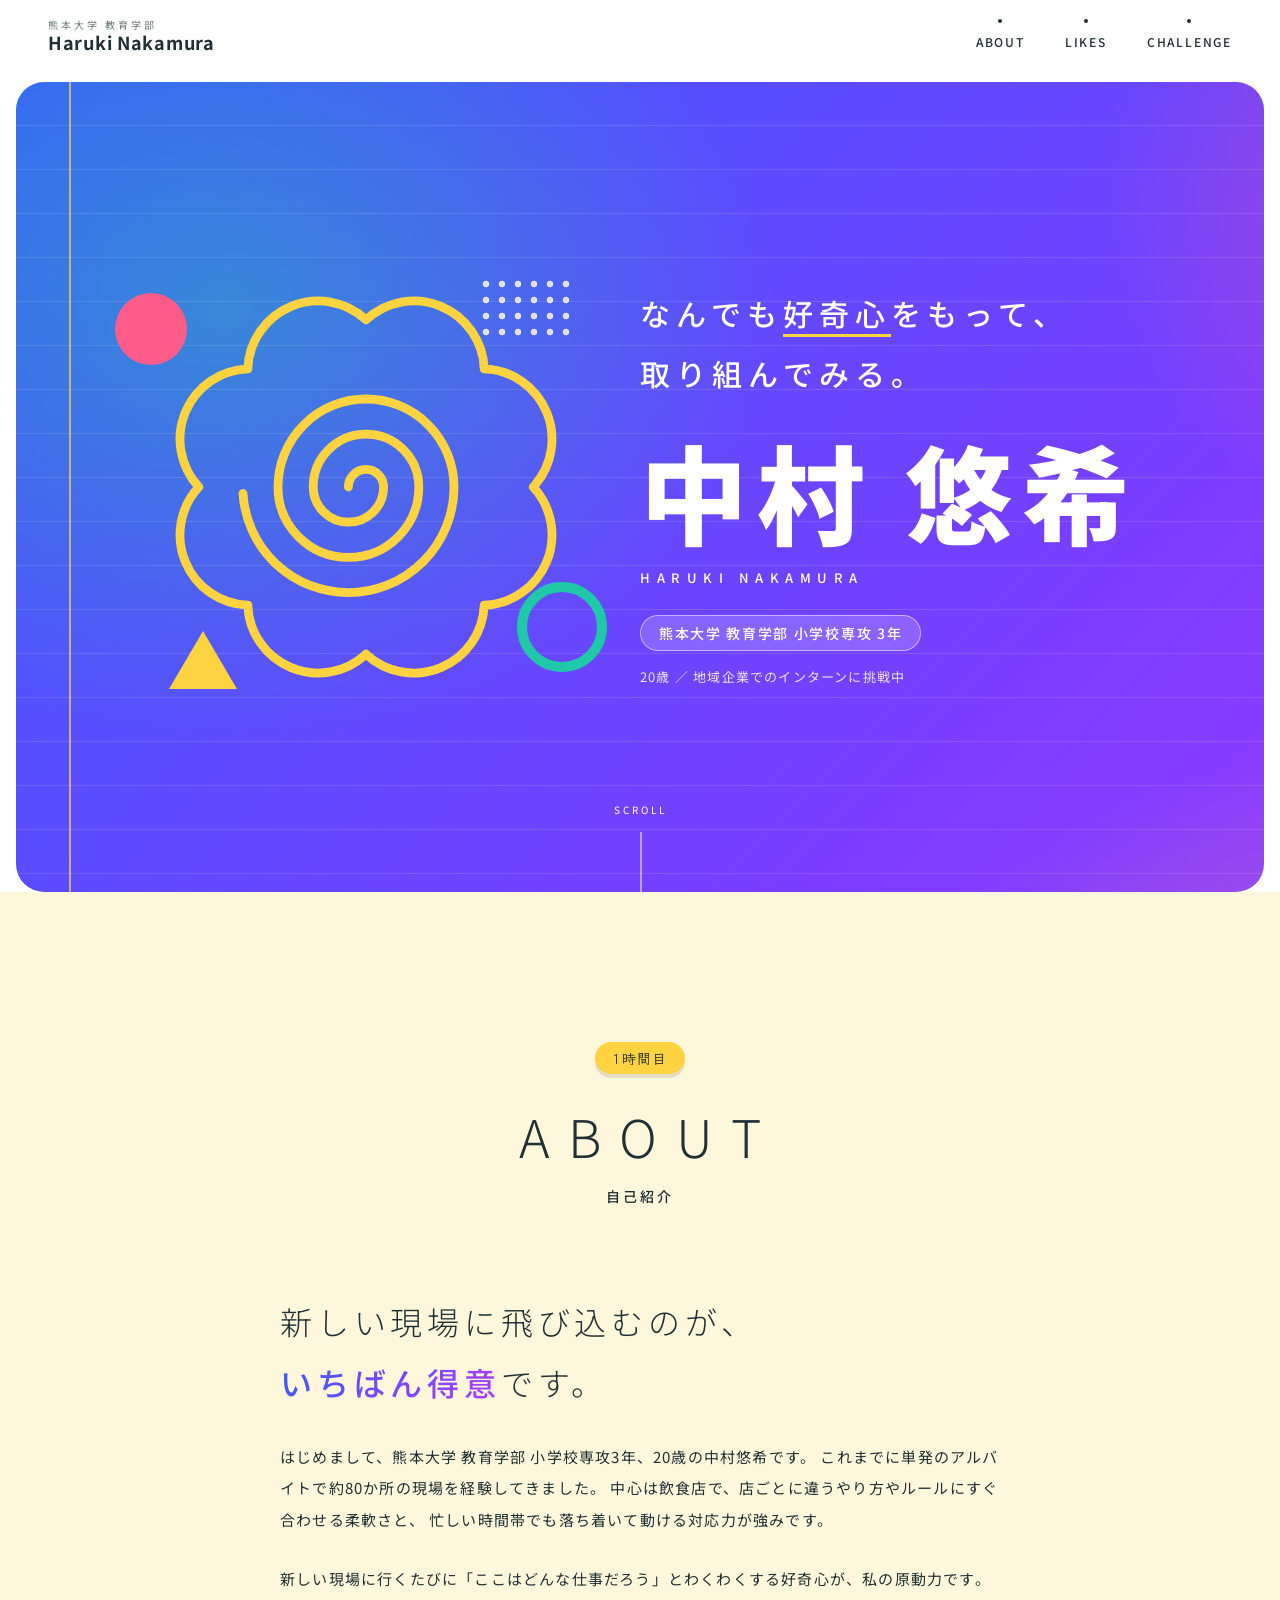
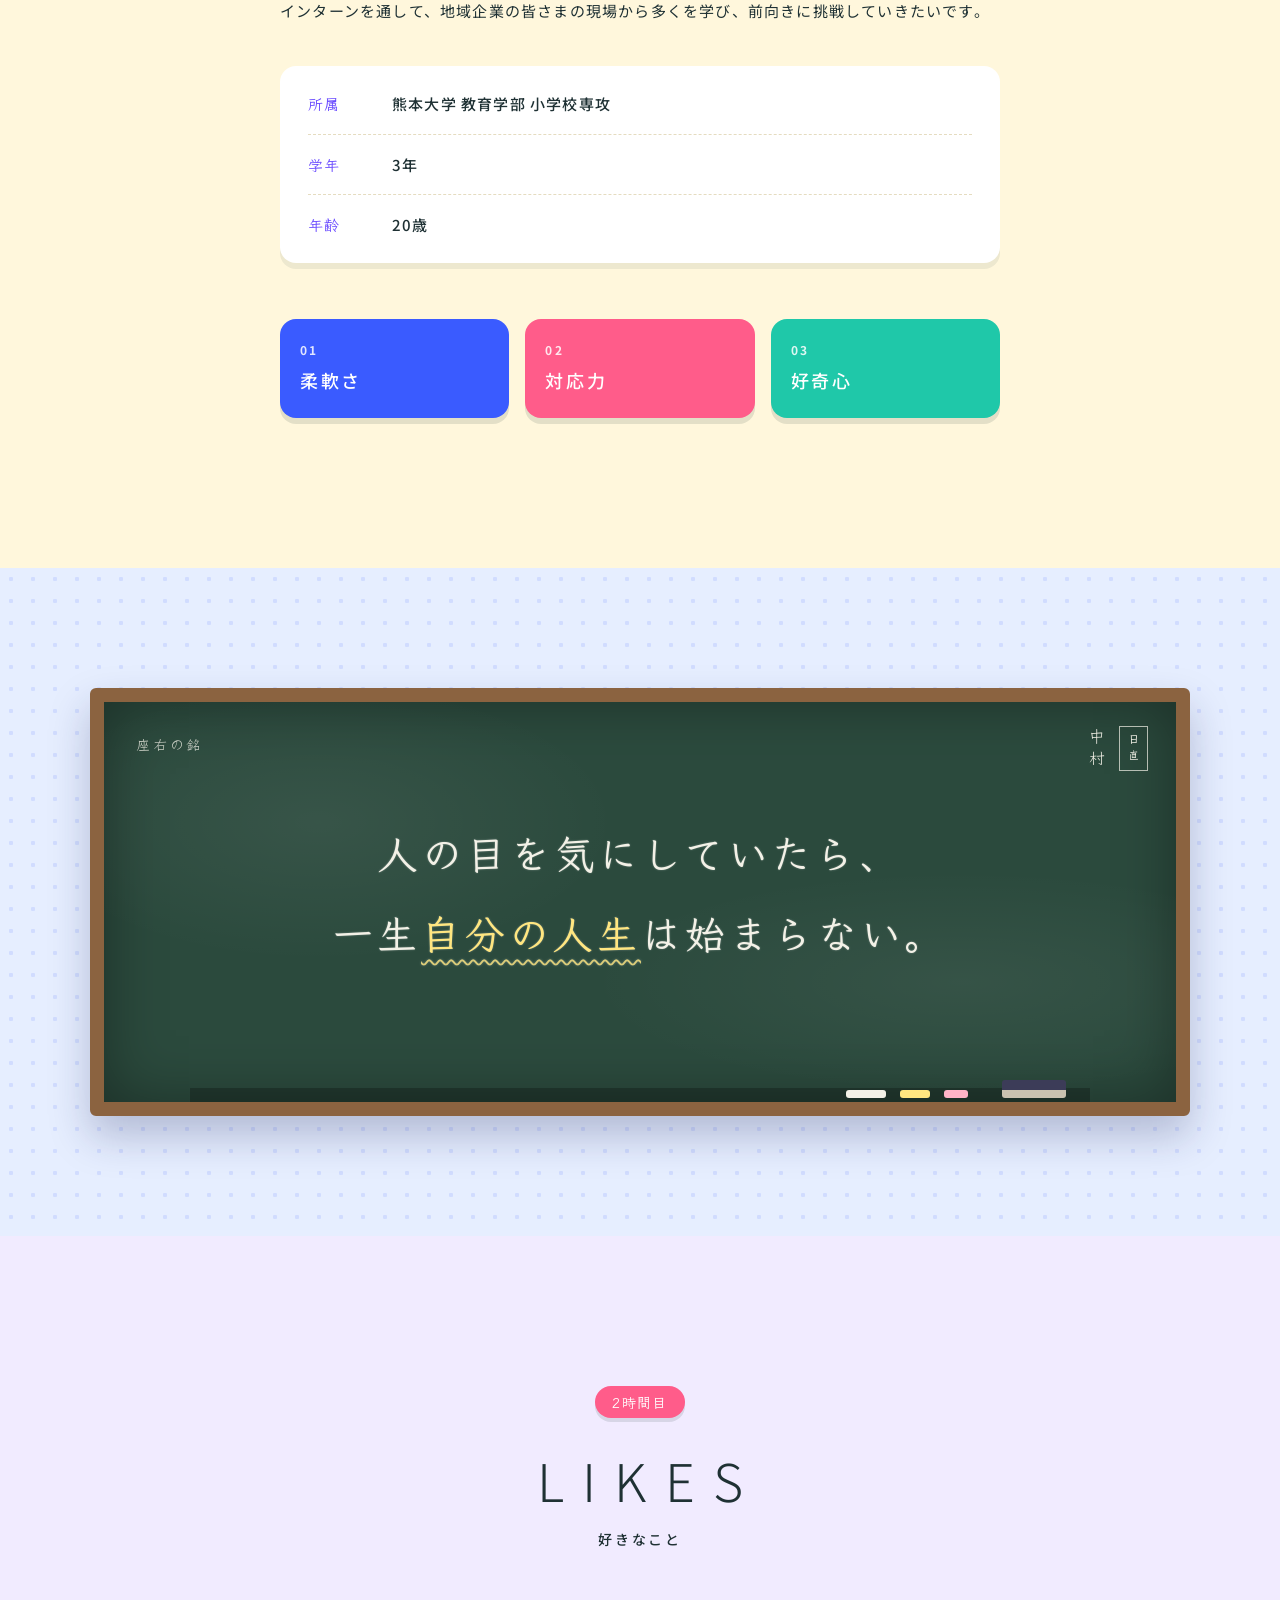
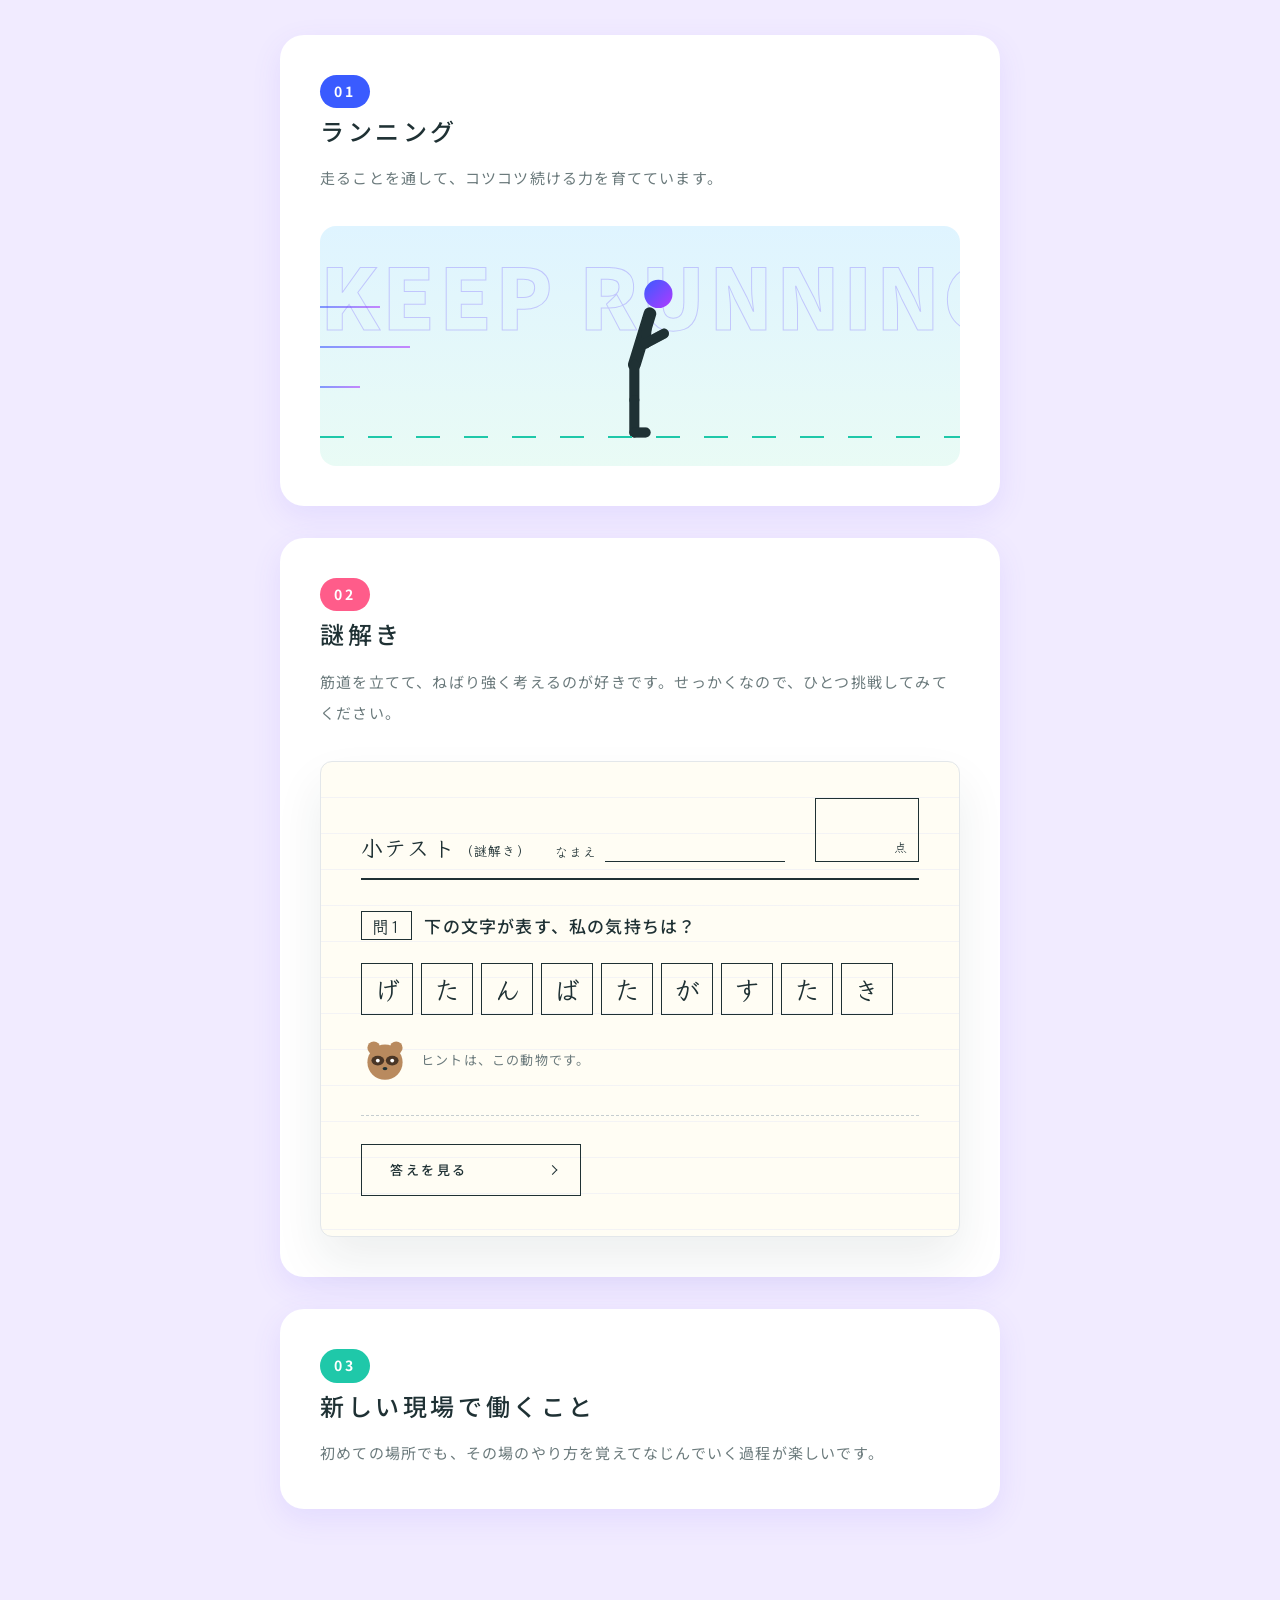
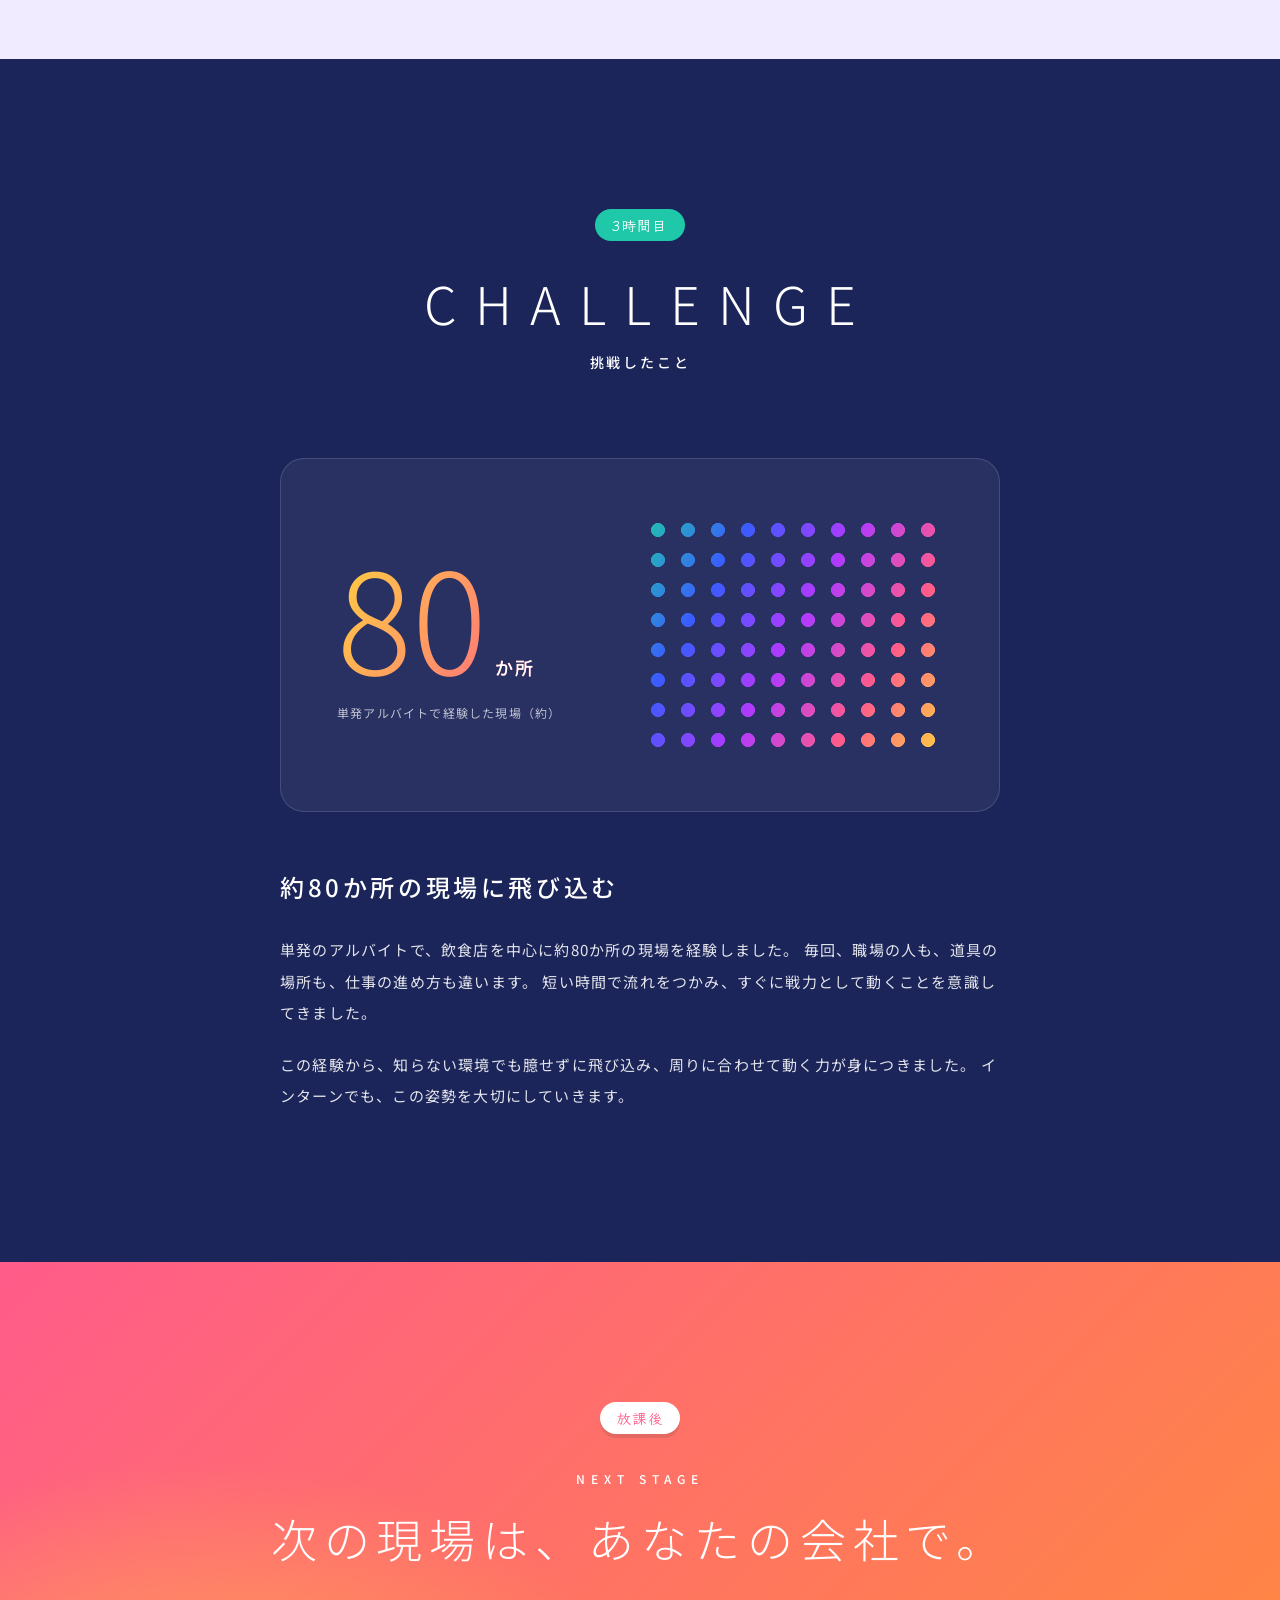
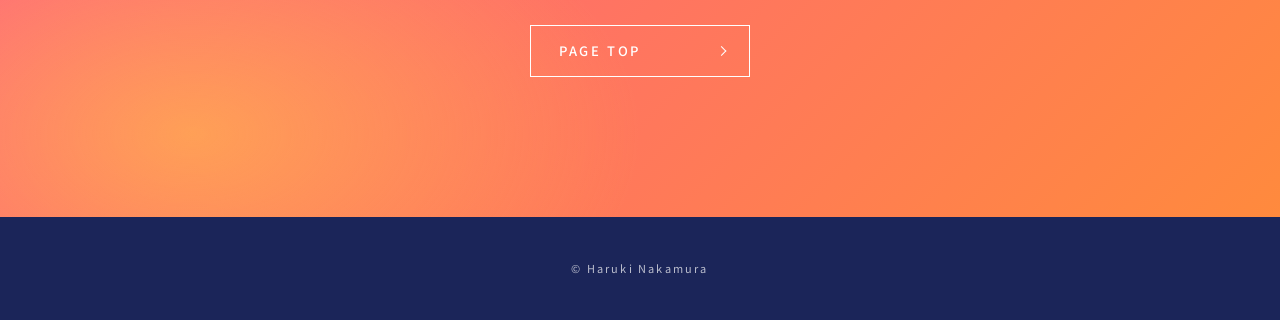
<file: index.html>
<!DOCTYPE html>
<html lang="ja">
<head>
  <meta charset="UTF-8">
  <meta name="viewport" content="width=device-width, initial-scale=1">
  <title>中村 悠希 | 自己紹介</title>
  <meta name="description" content="熊本大学 教育学部 小学校専攻3年・中村悠希の自己紹介ページです。">
  <link rel="preconnect" href="https://fonts.googleapis.com">
  <link rel="preconnect" href="https://fonts.gstatic.com" crossorigin>
  <link rel="stylesheet" href="https://fonts.googleapis.com/css2?family=Noto+Sans+JP:wght@300;400;500;700;900&family=Klee+One:wght@400;600&display=swap">
  <link rel="stylesheet" href="style.css">
</head>
<body>

  <!-- 花丸・走る人などで使う、青〜紫のグラデーション -->
  <svg class="defs" aria-hidden="true">
    <defs>
      <linearGradient id="grad" x1="0" y1="0" x2="1" y2="1">
        <stop offset="0" stop-color="#3a5bff"/>
        <stop offset="1" stop-color="#b03aff"/>
      </linearGradient>
    </defs>
  </svg>

  <header class="site-header">
    <a class="logo" href="#top">
      <span class="logo-sub">熊本大学 教育学部</span>
      <span class="logo-main">Haruki Nakamura</span>
    </a>
    <nav class="nav">
      <a href="#about">ABOUT</a>
      <a href="#likes">LIKES</a>
      <a href="#challenge">CHALLENGE</a>
    </nav>
  </header>

  <main id="top">

    <!-- ===== 最初の画面 ===== -->
    <section class="hero">
      <div class="hero-visual" aria-hidden="true">
        <span class="deco deco-circle"></span>
        <span class="deco deco-ring"></span>
        <span class="deco deco-tri"></span>
        <span class="deco deco-dots"></span>
        <svg class="hanamaru hero-hanamaru" viewBox="0 0 100 100">
          <path pathLength="1" d="M46 50 a4 4 0 1 1 8 0 a8 8 0 1 1 -16 0 a12 12 0 1 1 24 0 a16 16 0 1 1 -32 0 a20 20 0 1 1 40 0 a24 24 0 1 1 -48 0"/>
          <path class="petal" pathLength="1" d="M88 50 A16 16 0 0 1 76.87 76.87 A16 16 0 0 1 50 88 A16 16 0 0 1 23.13 76.87 A16 16 0 0 1 12 50 A16 16 0 0 1 23.13 23.13 A16 16 0 0 1 50 12 A16 16 0 0 1 76.87 23.13 A16 16 0 0 1 88 50"/>
        </svg>
      </div>

      <div class="hero-text">
        <p class="hero-catch">
          なんでも<span class="underline">好奇心</span>をもって、<br>
          取り組んでみる。
        </p>
        <h1 class="hero-name">
          <span class="char">中</span><span class="char">村</span><span class="space"></span><span class="char">悠</span><span class="char">希</span>
        </h1>
        <p class="hero-roman">HARUKI NAKAMURA</p>
        <p class="hero-school">熊本大学 教育学部 小学校専攻 3年</p>
        <p class="hero-role">20歳 ／ 地域企業でのインターンに挑戦中</p>
      </div>

      <a class="scroll" href="#about">SCROLL</a>
    </section>

    <!-- ===== 1時間目：自己紹介 ===== -->
    <section class="section" id="about">
      <div class="section-head reveal">
        <p class="period">1時間目</p>
        <h2><span class="en">ABOUT</span><span class="ja">自己紹介</span></h2>
      </div>

      <div class="section-body reveal">
        <p class="lead">
          新しい現場に飛び込むのが、<br>
          <span class="accent">いちばん得意</span>です。
        </p>
        <p>
          はじめまして、熊本大学 教育学部 小学校専攻3年、20歳の中村悠希です。
          これまでに単発のアルバイトで約80か所の現場を経験してきました。
          中心は飲食店で、店ごとに違うやり方やルールにすぐ合わせる柔軟さと、
          忙しい時間帯でも落ち着いて動ける対応力が強みです。
        </p>
        <p>
          新しい現場に行くたびに「ここはどんな仕事だろう」とわくわくする好奇心が、私の原動力です。
          インターンを通して、地域企業の皆さまの現場から多くを学び、前向きに挑戦していきたいです。
        </p>
        <dl class="profile-list">
          <div><dt>所属</dt><dd>熊本大学 教育学部 小学校専攻</dd></div>
          <div><dt>学年</dt><dd>3年</dd></div>
          <div><dt>年齢</dt><dd>20歳</dd></div>
        </dl>
        <ul class="strengths">
          <li><span>01</span>柔軟さ</li>
          <li><span>02</span>対応力</li>
          <li><span>03</span>好奇心</li>
        </ul>
      </div>
    </section>

    <!-- ===== 座右の銘（黒板） ===== -->
    <section class="motto">
      <div class="board reveal">
        <p class="board-label">座右の銘</p>
        <blockquote>
          人の目を気にしていたら、<br>
          一生<span class="chalk-em">自分の人生</span>は始まらない。
        </blockquote>
        <p class="board-duty"><span>日直</span>中村</p>
        <div class="tray" aria-hidden="true">
          <span class="chalk"></span><span class="chalk yellow"></span><span class="chalk pink"></span><span class="eraser"></span>
        </div>
      </div>
    </section>

    <!-- ===== 2時間目：好きなこと ===== -->
    <section class="section" id="likes">
      <div class="section-head reveal">
        <p class="period">2時間目</p>
        <h2><span class="en">LIKES</span><span class="ja">好きなこと</span></h2>
      </div>

      <div class="section-body">

        <!-- ランニング -->
        <article class="like reveal">
          <p class="like-num">01</p>
          <h3>ランニング</h3>
          <p>走ることを通して、コツコツ続ける力を育てています。</p>

          <div class="run-scene" aria-hidden="true">
            <div class="run-text">KEEP RUNNING ・ KEEP RUNNING ・ KEEP RUNNING ・ KEEP RUNNING ・</div>
            <div class="run-lines">
              <span></span><span></span><span></span>
            </div>
            <svg class="runner" viewBox="0 0 120 140">
              <g class="body-bob">
                <!-- 奥の腕 -->
                <g class="arm arm-b">
                  <line x1="65" y1="42" x2="64" y2="59"/>
                  <line x1="64" y1="59" x2="77" y2="52"/>
                </g>
                <!-- 奥の脚 -->
                <g class="leg leg-b">
                  <line x1="56" y1="74" x2="56" y2="99"/>
                  <g class="shin">
                    <line x1="56" y1="99" x2="56" y2="122"/>
                    <line x1="56" y1="122" x2="64" y2="122"/>
                  </g>
                </g>
                <!-- 体と頭 -->
                <line class="torso" x1="67" y1="38" x2="56" y2="74"/>
                <circle class="head" cx="73" cy="24" r="10"/>
                <!-- 手前の脚 -->
                <g class="leg leg-a">
                  <line x1="56" y1="74" x2="56" y2="99"/>
                  <g class="shin">
                    <line x1="56" y1="99" x2="56" y2="122"/>
                    <line x1="56" y1="122" x2="64" y2="122"/>
                  </g>
                </g>
                <!-- 手前の腕 -->
                <g class="arm arm-a">
                  <line x1="65" y1="42" x2="64" y2="59"/>
                  <line x1="64" y1="59" x2="77" y2="52"/>
                </g>
              </g>
            </svg>
            <div class="ground"></div>
          </div>
        </article>

        <!-- 謎解き（小テスト風） -->
        <article class="like reveal">
          <p class="like-num">02</p>
          <h3>謎解き</h3>
          <p>筋道を立てて、ねばり強く考えるのが好きです。せっかくなので、ひとつ挑戦してみてください。</p>

          <div class="puzzle">
            <div class="print-head">
              <p class="print-title">小テスト<small>（謎解き）</small></p>
              <p class="print-name">なまえ<span></span></p>
              <div class="print-score">
                <span class="score"></span>
                <svg class="hanamaru score-hanamaru" viewBox="0 0 100 100" aria-hidden="true">
                  <path pathLength="1" d="M46 50 a4 4 0 1 1 8 0 a8 8 0 1 1 -16 0 a12 12 0 1 1 24 0 a16 16 0 1 1 -32 0 a20 20 0 1 1 40 0 a24 24 0 1 1 -48 0"/>
                  <path class="petal" pathLength="1" d="M88 50 A16 16 0 0 1 76.87 76.87 A16 16 0 0 1 50 88 A16 16 0 0 1 23.13 76.87 A16 16 0 0 1 12 50 A16 16 0 0 1 23.13 23.13 A16 16 0 0 1 50 12 A16 16 0 0 1 76.87 23.13 A16 16 0 0 1 88 50"/>
                </svg>
                <span class="score-unit">点</span>
              </div>
            </div>

            <p class="puzzle-title"><span class="q-num">問1</span>下の文字が表す、私の気持ちは？</p>
            <div class="tiles">
              <span>げ</span><span>た</span><span>ん</span><span>ば</span><span>た</span><span>が</span><span>す</span><span>た</span><span>き</span>
            </div>
            <div class="hint">
              <svg class="tanuki" viewBox="0 0 60 60" aria-hidden="true">
                <circle cx="16" cy="16" r="8"/>
                <circle cx="44" cy="16" r="8"/>
                <circle cx="30" cy="34" r="22"/>
                <ellipse class="mask" cx="21" cy="32" rx="8" ry="6"/>
                <ellipse class="mask" cx="39" cy="32" rx="8" ry="6"/>
                <circle class="eye" cx="21" cy="32" r="2.4"/>
                <circle class="eye" cx="39" cy="32" r="2.4"/>
                <ellipse class="nose" cx="30" cy="42" rx="3" ry="2"/>
              </svg>
              <p>ヒントは、この動物です。</p>
            </div>

            <details class="answer">
              <summary><span>答えを見る</span></summary>
              <div class="answer-body">
                <p>「た」を<strong>ぬく</strong>（たぬき）と……</p>
                <div class="tiles tiles-answer">
                  <span>げ</span><span class="out">た</span><span>ん</span><span>ば</span><span class="out">た</span><span>が</span><span>す</span><span class="out">た</span><span>き</span>
                </div>
                <p class="answer-text">げんばがすき ＝ <span class="accent nowrap">「現場が好き」</span></p>
                <p class="answer-note">80か所の現場をまわった、いちばんの理由です。</p>
              </div>
            </details>
          </div>
        </article>

        <!-- 新しい現場 -->
        <article class="like reveal">
          <p class="like-num">03</p>
          <h3>新しい現場で働くこと</h3>
          <p>初めての場所でも、その場のやり方を覚えてなじんでいく過程が楽しいです。</p>
        </article>

      </div>
    </section>

    <!-- ===== 3時間目：挑戦したこと ===== -->
    <section class="section" id="challenge">
      <div class="section-head reveal">
        <p class="period">3時間目</p>
        <h2><span class="en">CHALLENGE</span><span class="ja">挑戦したこと</span></h2>
      </div>

      <div class="section-body">
        <div class="challenge-card reveal">
          <div class="count">
            <p class="count-num" aria-label="約80か所"><span class="count-value">80</span><span class="count-unit">か所</span></p>
            <p class="count-sub">単発アルバイトで経験した現場（約）</p>
          </div>
          <div class="dots" role="img" aria-label="約80か所を表す80個の点"></div>
        </div>
        <h3 class="challenge-title reveal">約80か所の現場に飛び込む</h3>
        <div class="reveal">
          <p>
            単発のアルバイトで、飲食店を中心に約80か所の現場を経験しました。
            毎回、職場の人も、道具の場所も、仕事の進め方も違います。
            短い時間で流れをつかみ、すぐに戦力として動くことを意識してきました。
          </p>
          <p class="mt">
            この経験から、知らない環境でも臆せずに飛び込み、周りに合わせて動く力が身につきました。
            インターンでも、この姿勢を大切にしていきます。
          </p>
        </div>
      </div>
    </section>

    <!-- ===== 締め（放課後） ===== -->
    <section class="closing">
      <div class="closing-inner reveal">
        <p class="period">放課後</p>
        <p class="closing-en">NEXT STAGE</p>
        <p class="closing-text">次の現場は、<br class="sp">あなたの会社で。</p>
        <a class="line-button" href="#top"><span>PAGE TOP</span></a>
      </div>
    </section>

  </main>

  <footer class="footer">
    <p>&copy; Haruki Nakamura</p>
  </footer>

</body>
</html>
</file>
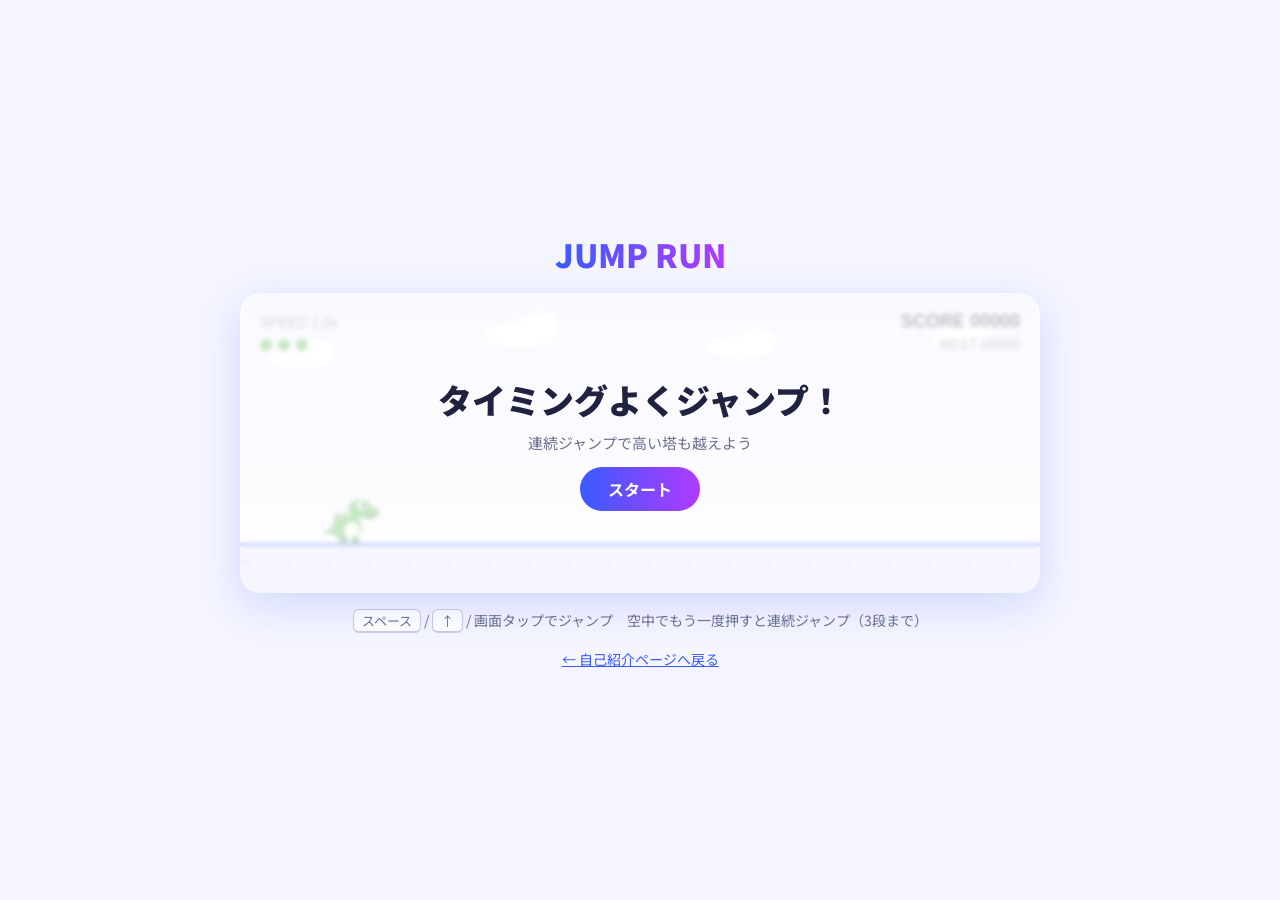
<file: game.html>
<!DOCTYPE html>
<html lang="ja">
<head>
  <meta charset="UTF-8">
  <meta name="viewport" content="width=device-width, initial-scale=1.0">
  <title>ジャンプゲーム</title>
  <link rel="preconnect" href="https://fonts.googleapis.com">
  <link rel="preconnect" href="https://fonts.gstatic.com" crossorigin>
  <link rel="stylesheet" href="https://fonts.googleapis.com/css2?family=Noto+Sans+JP:wght@400;700;900&display=swap">
  <style>
    :root {
      --blue: #3a5bff;
      --purple: #b03aff;
      --text: #1f2340;
      --muted: #6b7090;
    }
    * { box-sizing: border-box; }
    body {
      margin: 0;
      min-height: 100vh;
      display: flex;
      flex-direction: column;
      align-items: center;
      justify-content: center;
      gap: 16px;
      padding: 16px;
      font-family: 'Noto Sans JP', system-ui, sans-serif;
      color: var(--text);
      background: #f4f5ff;
    }
    h1 {
      margin: 0;
      font-size: clamp(22px, 5vw, 32px);
      font-weight: 900;
      background: linear-gradient(90deg, var(--blue), var(--purple));
      -webkit-background-clip: text;
      background-clip: text;
      color: transparent;
    }
    .wrap {
      position: relative;
      width: 100%;
      max-width: 800px;
      aspect-ratio: 800 / 300;
      border-radius: 20px;
      overflow: hidden;
      box-shadow: 0 12px 40px rgba(58, 91, 255, 0.18);
      user-select: none;
      -webkit-user-select: none;
      touch-action: manipulation;
      cursor: pointer;
    }
    canvas { display: block; width: 100%; height: 100%; }
    .overlay {
      position: absolute;
      inset: 0;
      display: flex;
      flex-direction: column;
      align-items: center;
      justify-content: center;
      gap: 8px;
      background: rgba(255, 255, 255, 0.72);
      backdrop-filter: blur(2px);
      text-align: center;
      padding: 16px;
    }
    .overlay[hidden] { display: none; }
    .overlay .big { font-size: clamp(20px, 5vw, 34px); font-weight: 900; }
    .overlay .small { font-size: clamp(12px, 2.6vw, 15px); color: var(--muted); }
    .btn {
      margin-top: 6px;
      border: none;
      border-radius: 999px;
      padding: 10px 28px;
      font: inherit;
      font-weight: 700;
      color: #fff;
      background: linear-gradient(90deg, var(--blue), var(--purple));
      cursor: pointer;
    }
    .help { font-size: 14px; color: var(--muted); text-align: center; margin: 0; }
    kbd {
      display: inline-block;
      padding: 1px 8px;
      border: 1px solid #c9cce6;
      border-bottom-width: 2px;
      border-radius: 6px;
      background: #fff;
      font-family: inherit;
      font-size: 13px;
    }
    a.back { color: var(--blue); font-size: 14px; }
  </style>
</head>
<body>
  <h1>JUMP RUN</h1>

  <div class="wrap" id="stage">
    <canvas id="game" width="800" height="300"></canvas>
    <div class="overlay" id="overlay">
      <div class="big" id="ovTitle">タイミングよくジャンプ！</div>
      <div class="small" id="ovText">連続ジャンプで高い塔も越えよう</div>
      <button class="btn" id="startBtn">スタート</button>
    </div>
  </div>

  <p class="help"><kbd>スペース</kbd> / <kbd>↑</kbd> / 画面タップでジャンプ　空中でもう一度押すと連続ジャンプ（3段まで）</p>
  <a class="back" href="index.html">← 自己紹介ページへ戻る</a>

  <script>
    const canvas = document.getElementById('game');
    const ctx = canvas.getContext('2d');
    const W = canvas.width, H = canvas.height;
    const GROUND = H - 50;

    const overlay = document.getElementById('overlay');
    const ovTitle = document.getElementById('ovTitle');
    const ovText = document.getElementById('ovText');
    const startBtn = document.getElementById('startBtn');

    // ---- 調整用の数値 ----
    const GRAVITY = 2200;        // 落ちる速さ
    const JUMP_POWER = 720;      // ジャンプの初速
    const HOLD_GRAVITY = 0.5;    // 長押し中は重力を弱めて高く跳ぶ
    const AIR_JUMP_POWER = 640;  // 空中ジャンプの初速
    const MAX_JUMPS = 3;         // 連続ジャンプできる回数（地面からの1回＋空中2回）
    const START_SPEED = 480;     // 最初のスクロール速度
    const ACCEL = 28;            // 1秒ごとに速くなる量
    const MAX_SPEED = 1300;

    let best = 0;
    try { best = Number(localStorage.getItem('jumpBest')) || 0; } catch (e) {}

    let state = 'ready'; // ready | playing | over
    let player, obstacles, clouds, puffs, speed, score, spawnTimer, holding, lastTime;

    function reset() {
      player = { x: 90, y: GROUND, w: 40, h: 44, vy: 0, onGround: true, jumps: 0 };
      puffs = [];
      obstacles = [];
      clouds = Array.from({ length: 4 }, (_, i) => ({ x: i * 220 + 60, y: 30 + Math.random() * 60, s: 0.6 + Math.random() * 0.6 }));
      speed = START_SPEED;
      score = 0;
      spawnTimer = 1.0;
      holding = false;
    }

    function start() {
      reset();
      state = 'playing';
      overlay.hidden = true;
      startBtn.blur(); // スペースキーでボタンが二重に押されないように
      lastTime = performance.now();
      requestAnimationFrame(loop);
    }

    function gameOver() {
      state = 'over';
      const s = Math.floor(score);
      const isBest = s > best;
      if (isBest) {
        best = s;
        try { localStorage.setItem('jumpBest', best); } catch (e) {}
      }
      ovTitle.textContent = isBest ? '新記録！ ' + s + ' 点' : 'ゲームオーバー';
      ovText.textContent = 'スコア ' + s + '　／　ベスト ' + best;
      startBtn.textContent = 'もう一回';
      overlay.hidden = false;
    }

    function jump() {
      if (state !== 'playing') return;
      if (player.onGround) {
        player.vy = -JUMP_POWER;
        player.onGround = false;
        player.jumps = 1;
      } else if (player.jumps < MAX_JUMPS) {
        // 空中でもう一度押すと、さらに上へ
        player.vy = -AIR_JUMP_POWER;
        player.jumps++;
        puffs.push({ x: player.x + player.w / 2, y: player.y, life: 0.35 });
      }
    }

    function spawnObstacle() {
      const r = Math.random();
      let o;
      if (score > 150 && r < 0.25) {
        // 高い塔：連続ジャンプしないと越えられない
        o = { type: 'block', w: 26, h: 110 + Math.random() * 50 };
      } else if (r < 0.55) {
        o = { type: 'block', w: 22 + Math.random() * 14, h: 30 + Math.random() * 30 };
      } else if (r < 0.8) {
        o = { type: 'double', w: 54, h: 34 + Math.random() * 16 };
      } else if (score > 250) {
        o = { type: 'bird', w: 36, h: 22, fly: GROUND - 70 - Math.random() * 30 };
      } else {
        o = { type: 'block', w: 26, h: 44 };
      }
      o.x = W + 20;
      obstacles.push(o);
      // 次の障害物までの時間（速いほど間隔も少し詰める）
      const gap = 0.75 + Math.random() * 0.8;
      spawnTimer = gap * (START_SPEED / speed) ** 0.4;
    }

    function rectOf(o) {
      if (o.type === 'bird') return { x: o.x, y: o.fly - o.h, w: o.w, h: o.h };
      return { x: o.x, y: GROUND - o.h, w: o.w, h: o.h };
    }

    function hit(a, b) {
      const m = 5; // 少しだけ当たり判定を甘く
      return a.x + m < b.x + b.w && a.x + a.w - m > b.x &&
             a.y + m < b.y + b.h && a.y + a.h - m > b.y;
    }

    function update(dt) {
      speed = Math.min(MAX_SPEED, speed + dt * ACCEL);
      score += dt * speed / 30;

      // プレイヤー
      const g = (holding && player.vy < 0) ? GRAVITY * HOLD_GRAVITY : GRAVITY;
      player.vy += g * dt;
      player.y += player.vy * dt;
      if (player.y >= GROUND) {
        player.y = GROUND;
        player.vy = 0;
        player.onGround = true;
        player.jumps = 0;
      }
      puffs.forEach(f => { f.life -= dt; f.x -= speed * dt * 0.5; });
      puffs = puffs.filter(f => f.life > 0);

      // 障害物
      spawnTimer -= dt;
      if (spawnTimer <= 0) spawnObstacle();
      obstacles.forEach(o => o.x -= speed * dt);
      obstacles = obstacles.filter(o => o.x + o.w > -20);

      // 雲
      clouds.forEach(c => {
        c.x -= speed * 0.15 * c.s * dt;
        if (c.x < -100) { c.x = W + 50; c.y = 30 + Math.random() * 60; }
      });

      // 当たり判定
      const p = { x: player.x, y: player.y - player.h, w: player.w, h: player.h };
      for (const o of obstacles) {
        if (hit(p, rectOf(o))) { gameOver(); break; }
      }
    }

    // ---- 描画 ----
    const grad = ctx.createLinearGradient(0, 0, W, H);
    grad.addColorStop(0, '#3a5bff');
    grad.addColorStop(1, '#b03aff');

    function roundRect(x, y, w, h, r) {
      ctx.beginPath();
      ctx.roundRect(x, y, w, h, r);
      ctx.fill();
    }

    function draw(t) {
      // 空
      const sky = ctx.createLinearGradient(0, 0, 0, H);
      sky.addColorStop(0, '#e9ecff');
      sky.addColorStop(1, '#fbf6ff');
      ctx.fillStyle = sky;
      ctx.fillRect(0, 0, W, H);

      // 雲
      ctx.fillStyle = 'rgba(255,255,255,0.9)';
      clouds.forEach(c => {
        ctx.beginPath();
        ctx.ellipse(c.x, c.y, 34 * c.s, 12 * c.s, 0, 0, Math.PI * 2);
        ctx.ellipse(c.x + 18 * c.s, c.y - 8 * c.s, 20 * c.s, 12 * c.s, 0, 0, Math.PI * 2);
        ctx.fill();
      });

      // 地面
      ctx.fillStyle = '#dfe2fb';
      ctx.fillRect(0, GROUND, W, H - GROUND);
      ctx.fillStyle = '#3a5bff';
      ctx.fillRect(0, GROUND, W, 3);
      ctx.fillStyle = '#c3c8f2';
      const off = (t * speed / 1000) % 40;
      for (let x = -off; x < W; x += 40) ctx.fillRect(x, GROUND + 18, 14, 3);

      // 障害物
      obstacles.forEach(o => {
        const r = rectOf(o);
        ctx.fillStyle = '#1f2340';
        if (o.type === 'double') {
          roundRect(r.x, r.y + 8, 22, r.h - 8, 5);
          roundRect(r.x + 28, r.y, 26, r.h, 5);
        } else if (o.type === 'bird') {
          ctx.fillStyle = '#b03aff';
          roundRect(r.x, r.y + 6, r.w, 12, 6);
          const flap = Math.sin(t / 80) * 8;
          ctx.beginPath();
          ctx.moveTo(r.x + 10, r.y + 10);
          ctx.lineTo(r.x + 22, r.y + 2 + flap);
          ctx.lineTo(r.x + 26, r.y + 10);
          ctx.fill();
        } else {
          roundRect(r.x, r.y, r.w, r.h, 5);
        }
      });

      // 空中ジャンプのけむり
      puffs.forEach(f => {
        ctx.fillStyle = 'rgba(255,255,255,' + (f.life / 0.35) + ')';
        ctx.beginPath();
        ctx.arc(f.x, f.y, 14 * (1.3 - f.life / 0.35), 0, Math.PI * 2);
        ctx.fill();
      });

      drawDino(player.x, player.y, t);

      // スコア
      ctx.fillStyle = '#1f2340';
      ctx.font = '700 18px "Noto Sans JP", sans-serif';
      ctx.textAlign = 'right';
      ctx.fillText('SCORE ' + String(Math.floor(score)).padStart(5, '0'), W - 20, 34);
      ctx.fillStyle = '#6b7090';
      ctx.font = '400 14px "Noto Sans JP", sans-serif';
      ctx.fillText('BEST ' + String(best).padStart(5, '0'), W - 20, 56);
      ctx.textAlign = 'left';
      ctx.fillText('SPEED ' + (speed / START_SPEED).toFixed(1) + 'x', 20, 34);
      // 残りジャンプ回数
      for (let i = 0; i < MAX_JUMPS; i++) {
        ctx.fillStyle = i < MAX_JUMPS - player.jumps ? '#3fae3a' : '#d3d6ea';
        ctx.beginPath(); ctx.arc(26 + i * 18, 52, 6, 0, Math.PI * 2); ctx.fill();
      }
    }

    // オリジナルの緑の恐竜キャラ（足元 = x, y）
    function drawDino(x, y, t) {
      const running = player.onGround && state === 'playing';
      const bob = running ? Math.abs(Math.sin(t / 70)) * 2 : 0;
      const top = y - 44 - bob;
      const green = '#3fae3a', dark = '#2a7d27';

      // しっぽ
      ctx.fillStyle = green;
      ctx.beginPath();
      ctx.moveTo(x + 6, top + 26);
      ctx.lineTo(x - 8, top + 34);
      ctx.lineTo(x + 8, top + 36);
      ctx.fill();
      // 背中のトゲ
      ctx.fillStyle = dark;
      for (let i = 0; i < 3; i++) {
        ctx.beginPath();
        ctx.moveTo(x + 4 + i * 7, top + 20);
        ctx.lineTo(x + 7 + i * 7, top + 12);
        ctx.lineTo(x + 10 + i * 7, top + 20);
        ctx.fill();
      }
      // 体
      ctx.fillStyle = green;
      ctx.beginPath(); ctx.ellipse(x + 17, top + 29, 15, 13, 0, 0, Math.PI * 2); ctx.fill();
      // おなか
      ctx.fillStyle = '#f3f7e8';
      ctx.beginPath(); ctx.ellipse(x + 22, top + 32, 8, 9, 0, 0, Math.PI * 2); ctx.fill();
      // 頭
      ctx.fillStyle = green;
      ctx.beginPath(); ctx.ellipse(x + 30, top + 10, 12, 10, 0, 0, Math.PI * 2); ctx.fill();
      ctx.beginPath(); ctx.ellipse(x + 40, top + 14, 9, 6, 0, 0, Math.PI * 2); ctx.fill();
      // 目
      ctx.fillStyle = '#fff';
      ctx.beginPath(); ctx.arc(x + 32, top + 6, 4.5, 0, Math.PI * 2); ctx.fill();
      ctx.fillStyle = '#1f2340';
      ctx.beginPath(); ctx.arc(x + 33.5, top + 6, 2.2, 0, Math.PI * 2); ctx.fill();
      // 鼻の穴・口
      ctx.fillRect(x + 45, top + 12, 2, 2);
      ctx.fillRect(x + 36, top + 17, 8, 1.5);
      // 足
      ctx.fillStyle = dark;
      if (running) {
        const step = Math.floor(t / 80) % 2;
        ctx.fillRect(x + 8 + step * 5, y - 6, 7, 6);
        ctx.fillRect(x + 22 - step * 5, y - 6, 7, 6);
      } else {
        ctx.fillRect(x + 10, y - 6, 7, 6);
        ctx.fillRect(x + 22, y - 6, 7, 6);
      }
    }

    function loop(now) {
      const dt = Math.min(0.033, (now - lastTime) / 1000);
      lastTime = now;
      if (state === 'playing') update(dt);
      draw(now);
      if (state === 'playing') requestAnimationFrame(loop);
    }

    // ---- 操作 ----
    function press(e) {
      if (state !== 'playing') { start(); return; }
      holding = true;
      jump();
    }
    function release() { holding = false; }

    document.addEventListener('keydown', e => {
      if (e.code === 'Space' || e.code === 'ArrowUp') {
        e.preventDefault();
        if (!e.repeat) press();
      }
    });
    document.addEventListener('keyup', e => {
      if (e.code === 'Space' || e.code === 'ArrowUp') release();
    });
    const stage = document.getElementById('stage');
    stage.addEventListener('pointerdown', e => {
      if (e.target === startBtn) return;
      e.preventDefault();
      press();
    });
    window.addEventListener('pointerup', release);
    startBtn.addEventListener('click', start);

    // 最初の画面
    reset();
    draw(0);
  </script>
</body>
</html>
</file>
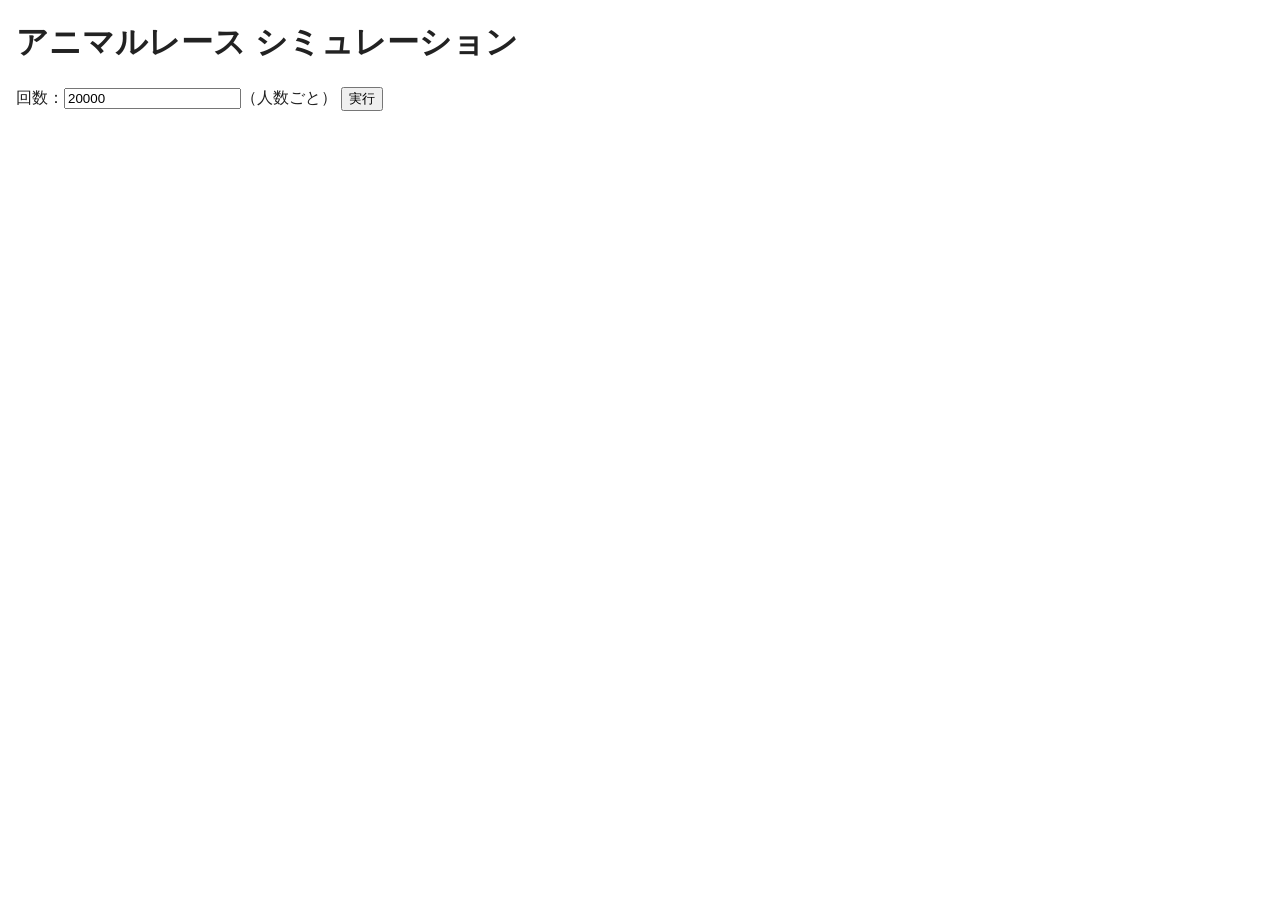
<file: animal-race/simulate.html>
<!doctype html>
<html lang="ja">
<head>
<meta charset="utf-8">
<meta name="viewport" content="width=device-width, initial-scale=1">
<title>アニマルレース シミュレーション</title>
<style>
  body { font-family: sans-serif; margin: 16px; background: #fff; color: #222; }
  table { border-collapse: collapse; margin: 8px 0 20px; }
  th, td { border: 1px solid #ccc; padding: 4px 8px; text-align: right; }
  th:first-child, td:first-child { text-align: left; }
  h2 { margin-top: 28px; }
</style>
</head>
<body>
<h1>アニマルレース シミュレーション</h1>
<p>回数：<input id="games" type="number" value="20000" min="100" step="1000">（人数ごと）
  <button id="run">実行</button> <span id="progress"></span></p>
<div id="out"></div>

<script src="engine.js"></script>
<script src="betting.js"></script>
<script>
const { ANIMALS, LANES, makeRng, shuffle, playGame } = AnimalRace;
const PLAYER_COUNTS = [2, 3, 4, 5];

function emptyResult() {
  return {
    games: 0, plays: 0, stalled: 0,
    rank: ANIMALS.map(() => [0, 0, 0, 0, 0]),
    laneRank: ANIMALS.map(() => LANES.map(() => [0, 0, 0, 0, 0])),
    laneGames: ANIMALS.map(() => LANES.map(() => 0)),
    bets: 0, win: 0, exacta: 0, trifecta: 0,
    special: {}, actions: {}, reshuffles: 0,
  };
}

function record(r, n, targets, g) {
  r.games++;
  r.plays += g.plays;
  if (g.stalled) r.stalled++;
  r.reshuffles += g.stats.reshuffles;
  g.order.forEach((a, rank) => {
    r.rank[a][rank]++;
    r.laneRank[a][g.laneOf[a]][rank]++;
  });
  ANIMALS.forEach((_, a) => r.laneGames[a][g.laneOf[a]]++);
  targets.forEach(t => {
    r.bets++;
    if (g.order[0] === t[0]) r.win++;
    if (g.order[0] === t[0] && g.order[1] === t[1]) r.exacta++;
    if (g.order[0] === t[0] && g.order[1] === t[1] && g.order[2] === t[2]) r.trifecta++;
  });
  for (const [k, v] of Object.entries(g.stats.special)) r.special[k] = (r.special[k] || 0) + v;
  for (const [k, v] of Object.entries(g.stats.actions)) r.actions[k] = (r.actions[k] || 0) + v;
}

function randomTarget(rng) {
  return shuffle([0, 1, 2, 3, 4], rng).slice(0, 3);
}

async function runAll(games) {
  const rng = makeRng(20261024);
  const results = {};
  for (const n of PLAYER_COUNTS) {
    const r = emptyResult();
    for (let i = 0; i < games; i++) {
      const targets = Array.from({ length: n }, () => randomTarget(rng));
      record(r, n, targets, playGame(n, rng, targets));
      if (i % 500 === 0) {
        document.getElementById('progress').textContent = `${n}人：${i} / ${games}`;
        await new Promise(res => setTimeout(res));
      }
    }
    results[n] = r;
  }
  document.getElementById('progress').textContent = '完了';
  return results;
}

const pct = (x, total) => (100 * x / total).toFixed(1) + '%';
const meanRank = arr => {
  const total = arr.reduce((a, b) => a + b, 0);
  return total ? (arr.reduce((s, c, i) => s + c * (i + 1), 0) / total).toFixed(2) : '-';
};

function render(results) {
  let html = '';

  html += '<h2>1. 人数ごとの基本データ</h2><table><tr><th>人数</th><th>1レースの手番数</th><th>1人あたりの手番数</th><th>山札の作り直し</th><th>止まったレース</th></tr>';
  for (const n of PLAYER_COUNTS) {
    const r = results[n];
    html += `<tr><td>${n}人</td><td>${(r.plays / r.games).toFixed(1)}</td><td>${(r.plays / r.games / n).toFixed(1)}</td>`
      + `<td>${(r.reshuffles / r.games).toFixed(2)}回</td><td>${r.stalled}</td></tr>`;
  }
  html += '</table>';

  for (const n of PLAYER_COUNTS) {
    const r = results[n];
    html += `<h2>2. 動物ごとの順位の確率（${n}人）</h2><table><tr><th>動物</th><th>1位</th><th>2位</th><th>3位</th><th>4位</th><th>5位</th><th>平均順位</th></tr>`;
    ANIMALS.forEach((name, a) => {
      html += `<tr><td>${name}</td>` + r.rank[a].map(c => `<td>${pct(c, r.games)}</td>`).join('') + `<td>${meanRank(r.rank[a])}</td></tr>`;
    });
    html += '</table>';
  }

  const all = emptyResult();
  for (const n of PLAYER_COUNTS) {
    const r = results[n];
    all.games += r.games;
    ANIMALS.forEach((_, a) => LANES.forEach((_, l) => {
      all.laneGames[a][l] += r.laneGames[a][l];
      r.laneRank[a][l].forEach((c, k) => { all.laneRank[a][l][k] += c; });
    }));
  }
  html += '<h2>3. 動物×レーンの1位の確率（全人数の合計）</h2><table><tr><th>動物</th>'
    + LANES.map(l => `<th>${l.name}(${l.len})</th>`).join('') + '</tr>';
  ANIMALS.forEach((name, a) => {
    html += `<tr><td>${name}</td>` + LANES.map((_, l) => `<td>${pct(all.laneRank[a][l][0], all.laneGames[a][l])}</td>`).join('') + '</tr>';
  });
  html += '</table>';
  html += '<h2>4. 動物×レーンの平均順位（全人数の合計）</h2><table><tr><th>動物</th>'
    + LANES.map(l => `<th>${l.name}(${l.len})</th>`).join('') + '</tr>';
  ANIMALS.forEach((name, a) => {
    html += `<tr><td>${name}</td>` + LANES.map((_, l) => `<td>${meanRank(all.laneRank[a][l])}</td>`).join('') + '</tr>';
  });
  html += '</table>';

  html += '<h2>5. 賭けの的中率（作戦の効果）</h2><table><tr><th>人数</th><th>1位的中</th><th>1・2位的中（順番通り）</th><th>1〜3位的中（順番通り）</th></tr>';
  html += '<tr><td>運だけの場合</td><td>20.0%</td><td>5.0%</td><td>1.7%</td></tr>';
  for (const n of PLAYER_COUNTS) {
    const r = results[n];
    html += `<tr><td>${n}人</td><td>${pct(r.win, r.bets)}</td><td>${pct(r.exacta, r.bets)}</td><td>${pct(r.trifecta, r.bets)}</td></tr>`;
  }
  html += '</table>';

  const ACTION_NAMES = { move: '一般カードで進む', dud: 'ゴール済みのカードを捨てる', foxSwap: 'キツネの場所交代', all: '全部同じ動物でまとめて出す',
    god: '神の助け', favor: 'えこひいき', swap: 'カード交換', rob: 'カード強盗' };
  const SPECIAL_NAMES = { sweep: 'カード一掃', limitUp: 'カード増加', limitDown: 'カード減少' };
  html += '<h2>6. 行動の回数（1レースあたり）</h2><table><tr><th>行動</th>' + PLAYER_COUNTS.map(n => `<th>${n}人</th>`).join('') + '</tr>';
  for (const [k, name] of Object.entries(ACTION_NAMES)) {
    html += `<tr><td>${name}</td>` + PLAYER_COUNTS.map(n => `<td>${((results[n].actions[k] || 0) / results[n].games).toFixed(2)}</td>`).join('') + '</tr>';
  }
  for (const [k, name] of Object.entries(SPECIAL_NAMES)) {
    html += `<tr><td>${name}（発動）</td>` + PLAYER_COUNTS.map(n => `<td>${((results[n].special[k] || 0) / results[n].games).toFixed(2)}</td>`).join('') + '</tr>';
  }
  html += '</table>';

  document.getElementById('out').innerHTML = html;
  window.SIM_RESULTS = results;
}

// ルールを変えた候補の特徴を測る（開発者ツールや自動実行から呼び出す）
//   1位・5位の確率、平均順位、順位のばらつき、1回で進む数、途中から順位が2つ以上変わる割合、キツネのズル
window.profile = function (opts, n, games, seed) {
  const o = Object.assign({}, AnimalRace.DEFAULT_OPTS, opts);
  const rng = makeRng(seed || 5);
  const rank = ANIMALS.map(() => [0, 0, 0, 0, 0]);
  const mv = ANIMALS.map(() => ({ s: 0, s2: 0, c: 0 }));
  const swing = [0, 0, 0, 0, 0];
  let snaps = 0, plays = 0, foxTrick = 0, foxProg = 0, foxWin = 0, foxWinTrick = 0;
  for (let g = 0; g < games; g++) {
    const targets = Array.from({ length: n }, () => randomTarget(rng));
    const res = playGame(n, rng, targets, o);
    plays += res.plays;
    res.order.forEach((a, r) => rank[a][r]++);
    res.stats.moves.forEach((arr, a) => arr.forEach(x => { mv[a].s += x; mv[a].s2 += x * x; mv[a].c++; }));
    if (res.stats.midOrder) {
      snaps++;
      res.stats.midOrder.forEach((a, r) => { if (Math.abs(res.order.indexOf(a) - r) >= 2) swing[a]++; });
    }
    foxTrick += res.stats.foxTrick;
    foxProg += o.lanes[res.laneOf[4]];
    if (res.order[0] === 4) { foxWin++; if (res.stats.foxTrick > 0) foxWinTrick++; }
  }
  const f = (x, d = 1) => +x.toFixed(d);
  const animals = ANIMALS.map((name, a) => {
    const rk = rank[a].map(c => c / games);
    const mean = rk.reduce((s, p, i) => s + p * (i + 1), 0);
    const sd = Math.sqrt(rk.reduce((s, p, i) => s + p * (i + 1 - mean) ** 2, 0));
    const m = mv[a].s / mv[a].c;
    return {
      name, p1: f(rk[0] * 100), p5: f(rk[4] * 100), mean: f(mean, 2), sd: f(sd, 2),
      mv: f(m), mvSD: f(Math.sqrt(mv[a].s2 / mv[a].c - m * m)), playsPerRace: f(mv[a].c / games),
      swing: f(swing[a] / snaps * 100),
    };
  });
  return {
    n, plays: f(plays / games), animals,
    foxTrickShare: f(foxTrick / foxProg * 100), foxWinWithTrick: f(foxWin ? foxWinTrick / foxWin * 100 : 0),
  };
};

// 払い戻しを試算する（最初のベット → レース → 一斉の追加ベット → 払い戻し）
// プレイヤーの賭け方の前提：
//   ・賭け方の好みは3種類からランダム（堅実：単勝・複勝・ワイド、ふつう：馬連・馬単・3連複、大穴：3連単・馬単）
//   ・最初のベットは「最低枚数・持ち物の25%・50%・全部」のどれかをランダムに選び、自分の予想で1枚の券を買う
//   ・1位の動物が残り lateAt マスを越えたら、lateProb の確率で、残りの25%か50%を
//     その時点の上位の動物に1枚だけ追加で賭ける
//   ・券種×人気×（最初／追加）ごとの的中率も集計する（倍率表を作るため）
const STYLES = [['win', 'place', 'wide'], ['quinella', 'exacta', 'trio'], ['trifecta', 'exacta']];
const pickFor = (type, order) => order.slice(0, AnimalBetting.TYPES[type].picks);

window.betSim = function (cfg, n, games, seed) {
  const rng = makeRng(seed || 7);
  const o = Object.assign({}, AnimalRace.DEFAULT_OPTS, { lateAt: cfg.lateAt }, cfg.race);
  const S = cfg.start;
  const r = { players: 0, big: 0, half: 0, bust: 0, bank: 0, early: [0, 0], late: [0, 0], winnerChips: 0, hit: {}, latePlays: 0 };
  for (let g = 0; g < games; g++) {
    const targets = Array.from({ length: n }, () => randomTarget(rng));
    const styles = targets.map(() => STYLES[Math.floor(rng() * STYLES.length)]);
    const chips = targets.map(() => S);
    const tickets = [];
    targets.forEach((t, p) => {
      const f = [0, 0.25, 0.5, 1][Math.floor(rng() * 4)];
      const stake = Math.min(S, Math.max(cfg.minBet, Math.round(S * f)));
      const type = styles[p][Math.floor(rng() * styles[p].length)];
      tickets.push({ player: p, type, pick: pickFor(type, t), stake, late: false });
      chips[p] -= stake;
    });
    const res = playGame(n, rng, targets, o);
    const lateOrder = res.stats.lateOrder || res.order;
    r.latePlays += res.stats.latePlays || res.plays;
    targets.forEach((_, p) => {
      if (rng() >= cfg.lateProb) return;
      const stake = Math.floor(chips[p] * (rng() < 0.5 ? 0.25 : 0.5));
      if (stake < 1) return;
      const type = styles[p][Math.floor(rng() * styles[p].length)];
      tickets.push({ player: p, type, pick: pickFor(type, lateOrder), stake, late: true });
      chips[p] -= stake;
    });
    const s = AnimalBetting.settle(tickets, res.order, cfg);
    tickets.forEach((t, i) => {
      chips[t.player] += s.payouts[i];
      const k = t.late ? 'late' : 'early';
      r[k][0] += t.stake; r[k][1] += s.payouts[i];
      const key = `${t.type}|${Math.min(s.pops[i], 3)}|${k}`;
      const h = r.hit[key] || (r.hit[key] = [0, 0]);
      h[0]++;
      if (AnimalBetting.isHit(t.type, t.pick, res.order)) h[1]++;
    });
    r.bank += s.bank;
    chips.forEach(c => {
      r.players++;
      if (c >= 2 * S) r.big++;
      if (c <= 0.5 * S) r.half++;
      if (c === 0) r.bust++;
    });
    r.winnerChips += Math.max(...chips);
  }
  const pct = x => +(100 * x / r.players).toFixed(1);
  return {
    big: pct(r.big), half: pct(r.half), bust: pct(r.bust),
    bankPerRace: +(r.bank / games).toFixed(1),
    winnerAvg: +(r.winnerChips / games).toFixed(0),
    roiEarly: +(r.early[1] / r.early[0]).toFixed(2), roiLate: r.late[0] ? +(r.late[1] / r.late[0]).toFixed(2) : null,
    latePlay: +(r.latePlays / games).toFixed(1),
    hit: r.hit,
  };
};

document.getElementById('run').addEventListener('click', async () => {
  const games = Number(document.getElementById('games').value) || 20000;
  window.SIM_DONE = false;
  render(await runAll(games));
  window.SIM_DONE = true;
});
</script>
</body>
</html>
</file>
<file: style.css>
/* =========================================================
   基本設定
   ========================================================= */
:root {
  --bg: #ffffff;
  --text: #1f3134;
  --muted: #6b7a7c;
  --line: #e3e7ea;
  --c1: #3a5bff;              /* グラデーションの始まりの色 */
  --c2: #b03aff;              /* グラデーションの終わりの色 */
  --accent: #6a4bff;
  --soft: #f5f4ff;
  --grad: linear-gradient(120deg, var(--c1), var(--c2));
  --board: #2b4a3d;           /* 黒板の色 */
  --wood: #8b6340;            /* 黒板の木枠 */
  --sans: "Noto Sans JP", "Hiragino Sans", "Yu Gothic", sans-serif;
  --hand: "Klee One", "Hiragino Maru Gothic ProN", "Yu Gothic", sans-serif;
}

*,
*::before,
*::after {
  box-sizing: border-box;
}

html {
  scroll-behavior: smooth;
}

body {
  margin: 0;
  background: var(--bg);
  color: var(--text);
  font-family: var(--sans);
  font-size: 15px;
  font-weight: 400;
  line-height: 2.1;
  letter-spacing: 0.08em;
  overflow-x: hidden;
}

h1, h2, h3, p, ul, blockquote {
  margin: 0;
}

a {
  color: inherit;
  text-decoration: none;
}

.defs {
  position: absolute;
  width: 0;
  height: 0;
}

.mt {
  margin-top: 20px;
}

.sp {
  display: none;
}

.nowrap {
  white-space: nowrap;
}

/* グラデーションの文字 */
.accent,
.like-num,
.count-num,
.strengths li span {
  background: var(--grad);
  -webkit-background-clip: text;
  background-clip: text;
  color: transparent;
}

/* 時間割ラベル（1時間目など） */
.period {
  display: inline-block;
  font-family: var(--hand);
  font-weight: 600;
  font-size: 14px;
  letter-spacing: 0.1em;
  line-height: 1;
  padding: 8px 16px;
  border: 1px solid var(--text);
  border-radius: 999px;
}

/* 細い線のボタン（矢印つき） */
.line-button,
.answer summary {
  position: relative;
  display: inline-block;
  min-width: 220px;
  padding: 16px 56px 16px 28px;
  border: 1px solid var(--text);
  font-size: 13px;
  font-weight: 500;
  letter-spacing: 0.2em;
  line-height: 1.4;
  text-align: left;
  cursor: pointer;
  transition: background 0.3s, color 0.3s;
}

.line-button::after,
.answer summary::after {
  content: "";
  position: absolute;
  right: 24px;
  top: 50%;
  width: 7px;
  height: 7px;
  border-top: 1px solid currentColor;
  border-right: 1px solid currentColor;
  transform: translateY(-50%) rotate(45deg);
  transition: right 0.3s;
}

.line-button:hover,
.answer summary:hover {
  background: var(--text);
  color: #fff;
}

.line-button:hover::after,
.answer summary:hover::after {
  right: 18px;
}

/* =========================================================
   ヘッダー
   ========================================================= */
.site-header {
  position: fixed;
  top: 0;
  left: 0;
  right: 0;
  z-index: 10;
  display: flex;
  justify-content: space-between;
  align-items: center;
  padding: 18px 48px;
  background: rgba(255, 255, 255, 0.9);
  backdrop-filter: blur(8px);
}

.logo {
  display: flex;
  flex-direction: column;
  line-height: 1.3;
}

.logo-sub {
  font-size: 10px;
  letter-spacing: 0.3em;
  color: var(--muted);
}

.logo-main {
  font-weight: 700;
  font-size: 18px;
  letter-spacing: 0.04em;
}

.nav {
  display: flex;
  gap: 40px;
}

/* メニューの上の小さな点 */
.nav a {
  position: relative;
  font-size: 12px;
  font-weight: 500;
  letter-spacing: 0.15em;
  padding-top: 10px;
}

.nav a::before {
  content: "";
  position: absolute;
  top: 0;
  left: 50%;
  width: 4px;
  height: 4px;
  margin-left: -2px;
  border-radius: 50%;
  background: var(--text);
  transition: background 0.3s, transform 0.3s;
}

.nav a:hover::before {
  background: var(--accent);
  transform: scale(1.6);
}

/* =========================================================
   最初の画面
   ========================================================= */
.hero {
  position: relative;
  display: grid;
  grid-template-columns: 1fr 1fr;
  align-items: center;
  min-height: calc(100vh - 90px);
  min-height: calc(100svh - 90px);
  margin: 82px 16px 0;
  padding: 80px 6vw;
  overflow: hidden;
  /* 淡く光るような背景 */
  background:
    radial-gradient(55% 60% at 15% 25%, rgba(58, 91, 255, 0.16), transparent 70%),
    radial-gradient(45% 55% at 85% 15%, rgba(176, 58, 255, 0.14), transparent 70%),
    radial-gradient(60% 60% at 75% 95%, rgba(90, 200, 255, 0.16), transparent 70%),
    #f8f9ff;
  background-size: 140% 140%;
  animation: shimmer 14s ease-in-out infinite alternate;
}

/* ノートの罫線 */
.hero::before {
  content: "";
  position: absolute;
  inset: 0;
  background:
    linear-gradient(90deg, transparent 0 calc(6vw - 24px), rgba(176, 58, 255, 0.25) calc(6vw - 24px) calc(6vw - 23px), transparent calc(6vw - 23px)),
    repeating-linear-gradient(to bottom, transparent 0 43px, rgba(31, 49, 52, 0.06) 43px 44px);
  pointer-events: none;
}

.hero-visual {
  position: relative;
  display: grid;
  place-items: center;
}

/* 花丸（線を描くように現れる） */
.hanamaru path {
  fill: none;
  stroke: url(#grad);
  stroke-linecap: round;
  stroke-linejoin: round;
  stroke-dasharray: 1;
  stroke-dashoffset: 0;
}

.hero-hanamaru {
  width: min(36vw, 440px);
  height: auto;
  overflow: visible;
  animation: float 6s ease-in-out infinite;
}

.hero-hanamaru path {
  stroke-width: 1.6;
  animation: draw 1.8s 0.3s cubic-bezier(0.6, 0, 0.3, 1) both;
}

.hero-hanamaru .petal {
  animation-duration: 1.6s;
  animation-delay: 1.6s;
}

.hero-text {
  position: relative;
  z-index: 1;
}

.hero-catch {
  font-size: clamp(20px, 2.6vw, 30px);
  font-weight: 500;
  letter-spacing: 0.2em;
  line-height: 2;
  animation: fadeUp 1s 0.4s both;
}

/* 「好奇心」の下にグラデーションの線 */
.underline {
  background: var(--grad) no-repeat left bottom / 0% 3px;
  padding-bottom: 2px;
  animation: underline 0.8s 1.6s cubic-bezier(0.6, 0, 0.2, 1) forwards;
}

.hero-name {
  font-weight: 900;
  font-size: clamp(56px, 8.4vw, 120px);
  line-height: 1.25;
  letter-spacing: 0.08em;
  margin-top: 20px;
}

.hero-name .char {
  display: inline-block;
  animation: charIn 1s cubic-bezier(0.2, 0.8, 0.2, 1) both;
}

.hero-name .char:nth-child(1) { animation-delay: 0.6s; }
.hero-name .char:nth-child(2) { animation-delay: 0.7s; }
.hero-name .char:nth-child(4) { animation-delay: 0.85s; }
.hero-name .char:nth-child(5) { animation-delay: 0.95s; }

.hero-name .space {
  display: inline-block;
  width: 0.3em;
}

.hero-roman {
  font-size: 13px;
  font-weight: 500;
  letter-spacing: 0.5em;
  margin-top: 6px;
  animation: fadeUp 1s 1.1s both;
}

.hero-role {
  font-size: 13px;
  color: var(--muted);
  margin-top: 24px;
  animation: fadeUp 1s 1.3s both;
}

/* SCROLLの縦線 */
.scroll {
  position: absolute;
  left: 50%;
  bottom: 0;
  transform: translateX(-50%);
  font-size: 10px;
  letter-spacing: 0.3em;
  padding-bottom: 72px;
}

.scroll::after {
  content: "";
  position: absolute;
  left: 50%;
  bottom: 0;
  width: 1px;
  height: 60px;
  background: var(--text);
  transform-origin: top;
  animation: scrollLine 2s ease-in-out infinite;
}

/* =========================================================
   セクション共通
   ========================================================= */
.section {
  max-width: 960px;
  margin: 0 auto;
  padding: 160px 24px;
}

.section-head {
  text-align: center;
}

.section-head h2 {
  margin-top: 28px;
}

.section-head .en {
  display: block;
  font-size: clamp(34px, 5vw, 52px);
  font-weight: 300;
  letter-spacing: 0.35em;
  line-height: 1.3;
  /* 字間の分だけ右にずれるのを打ち消す */
  margin-right: -0.35em;
}

.section-head .ja {
  display: block;
  font-size: 14px;
  font-weight: 500;
  letter-spacing: 0.2em;
  margin-top: 12px;
}

.section-body {
  max-width: 720px;
  margin: 80px auto 0;
}

.section-body > * + * {
  margin-top: 28px;
}

/* =========================================================
   1時間目：自己紹介
   ========================================================= */
.lead {
  font-size: clamp(22px, 3.4vw, 32px);
  font-weight: 300;
  letter-spacing: 0.15em;
  line-height: 1.9;
}

.lead .accent {
  font-weight: 500;
}

.strengths {
  display: grid;
  grid-template-columns: repeat(3, 1fr);
  gap: 16px;
  padding: 0;
  list-style: none;
  margin-top: 56px !important;
}

.strengths li {
  border-top: 1px solid var(--text);
  padding-top: 16px;
  font-size: 18px;
  font-weight: 500;
  letter-spacing: 0.15em;
}

.strengths li span {
  display: block;
  font-size: 12px;
  font-weight: 700;
  letter-spacing: 0.2em;
}

/* =========================================================
   座右の銘（黒板）
   ========================================================= */
.motto {
  padding: 0 16px;
}

.board {
  position: relative;
  max-width: 1100px;
  margin: 0 auto;
  padding: 110px 48px 130px;
  border: 14px solid var(--wood);
  text-align: center;
  color: #f3f1e7;
  font-family: var(--hand);
  /* 黒板のムラ */
  background:
    radial-gradient(40% 50% at 20% 30%, rgba(255, 255, 255, 0.06), transparent 70%),
    radial-gradient(50% 40% at 80% 70%, rgba(255, 255, 255, 0.05), transparent 70%),
    var(--board);
  box-shadow: inset 0 0 60px rgba(0, 0, 0, 0.35);
}

.board-label {
  position: absolute;
  top: 28px;
  left: 32px;
  font-size: 14px;
  letter-spacing: 0.2em;
  opacity: 0.8;
}

.board blockquote {
  font-weight: 600;
  font-size: clamp(22px, 3.6vw, 40px);
  line-height: 2;
  letter-spacing: 0.1em;
  text-shadow: 0 0 2px rgba(255, 255, 255, 0.35);
}

.chalk-em {
  color: #ffe680;
  text-decoration: underline wavy rgba(255, 230, 128, 0.8);
  text-decoration-thickness: 2px;
  text-underline-offset: 10px;
}

/* 右はしの「日直」 */
.board-duty {
  position: absolute;
  top: 24px;
  right: 28px;
  writing-mode: vertical-rl;
  font-size: 16px;
  letter-spacing: 0.3em;
}

.board-duty span {
  display: block;
  font-size: 11px;
  border: 1px solid rgba(243, 241, 231, 0.7);
  padding: 6px 2px;
  margin-left: 6px;
}

/* 黒板の下の受け皿・チョーク・黒板消し */
.tray {
  position: absolute;
  left: 8%;
  right: 8%;
  bottom: 0;
  height: 14px;
  display: flex;
  align-items: flex-end;
  justify-content: flex-end;
  gap: 14px;
  padding: 0 24px 4px;
  background: rgba(0, 0, 0, 0.25);
}

.chalk {
  width: 40px;
  height: 8px;
  border-radius: 3px;
  background: #f3f1e7;
}

.chalk.yellow { background: #ffe680; width: 30px; }
.chalk.pink   { background: #ffb3c7; width: 24px; }

.eraser {
  width: 64px;
  height: 18px;
  margin-left: 20px;
  border-radius: 3px;
  background: linear-gradient(#3c3c58 0 55%, #c9c2b0 55%);
}

/* =========================================================
   2時間目：好きなこと
   ========================================================= */
.like + .like {
  margin-top: 104px;
}

.like-num {
  display: inline-block;
  font-size: 14px;
  font-weight: 700;
  letter-spacing: 0.2em;
}

.like h3 {
  font-size: 24px;
  font-weight: 500;
  letter-spacing: 0.15em;
  line-height: 1.6;
  margin: 4px 0 12px;
}

.like > p:not(.like-num) {
  color: var(--muted);
}

/* --- ランニングの動くシーン --- */
.run-scene {
  position: relative;
  height: 240px;
  margin-top: 32px;
  background: var(--soft);
  overflow: hidden;
}

.run-text {
  position: absolute;
  top: 26px;
  left: 0;
  white-space: nowrap;
  font-size: 84px;
  font-weight: 900;
  line-height: 1;
  letter-spacing: 0.04em;
  color: transparent;
  -webkit-text-stroke: 1px rgba(106, 75, 255, 0.28);
  animation: runText 6s linear infinite;
}

.run-lines span {
  position: absolute;
  height: 2px;
  width: 60px;
  background: var(--grad);
  opacity: 0.6;
  animation: speedLine 0.6s linear infinite;
}

.run-lines span:nth-child(1) { top: 80px;  animation-delay: 0s; }
.run-lines span:nth-child(2) { top: 120px; animation-delay: -0.3s; width: 90px; }
.run-lines span:nth-child(3) { top: 160px; animation-delay: -0.6s; width: 40px; }

.ground {
  position: absolute;
  left: 0;
  right: 0;
  bottom: 28px;
  height: 2px;
  background: repeating-linear-gradient(90deg, var(--text) 0 24px, transparent 24px 48px);
  background-size: 48px 2px;
  animation: ground 0.25s linear infinite;
}

.runner {
  position: absolute;
  left: 50%;
  bottom: 8px;
  width: 170px;
  height: 198px;
  margin-left: -85px;
  overflow: visible;
}

.runner line {
  stroke: var(--text);
  stroke-width: 7;
  stroke-linecap: round;
}

.runner .torso {
  stroke-width: 9;
}

.runner .head {
  fill: url(#grad);
}

.runner .arm-b line,
.runner .leg-b line {
  stroke: #8a979a;
}

.body-bob { animation: bob 0.3s ease-in-out infinite; }
.leg       { transform-origin: 56px 74px; }
.leg .shin { transform-origin: 56px 99px; }
.arm       { transform-origin: 65px 42px; }

/* 1歩 0.6秒。手前と奥の手足は半周期ずらす */
.leg-a        { animation: thigh 0.6s linear infinite; }
.leg-a .shin  { animation: shin 0.6s linear infinite; }
.leg-b        { animation: thigh 0.6s -0.3s linear infinite; }
.leg-b .shin  { animation: shin 0.6s -0.3s linear infinite; }
.arm-a        { animation: arm 0.6s ease-in-out infinite; }
.arm-b        { animation: arm 0.6s -0.3s ease-in-out infinite; }

/* --- 謎解き（小テストのプリント風） --- */
.puzzle {
  margin-top: 32px;
  padding: 36px 40px 40px;
  background: #fff;
  border: 1px solid var(--line);
  box-shadow: 0 24px 48px rgba(31, 49, 52, 0.08);
}

.print-head {
  display: flex;
  align-items: flex-end;
  gap: 24px;
  padding-bottom: 16px;
  border-bottom: 2px solid var(--text);
  font-family: var(--hand);
}

.print-title {
  font-size: 22px;
  font-weight: 600;
  line-height: 1.4;
}

.print-title small {
  font-size: 13px;
  margin-left: 4px;
}

.print-name {
  flex: 1;
  display: flex;
  align-items: flex-end;
  gap: 8px;
  font-size: 13px;
  line-height: 1.4;
}

.print-name span {
  flex: 1;
  max-width: 180px;
  border-bottom: 1px solid var(--text);
}

/* 点数らん（答えを開くと100点と花丸） */
.print-score {
  position: relative;
  display: flex;
  align-items: flex-end;
  gap: 4px;
  width: 104px;
  height: 64px;
  padding: 0 10px 6px;
  border: 1px solid var(--text);
  font-size: 13px;
  line-height: 1.2;
}

.score {
  flex: 1;
  position: relative;
  z-index: 1;
  text-align: right;
  font-size: 30px;
  font-weight: 600;
  line-height: 1;
  color: var(--accent);
}

.score-hanamaru {
  position: absolute;
  right: calc(100% - 18px);
  top: 50%;
  width: 96px;
  height: 96px;
  margin-top: -48px;
  opacity: 0;
  pointer-events: none;
}

.score-hanamaru path {
  stroke-width: 3;
}

.puzzle:has(.answer[open]) .score::before {
  content: "100";
}

.puzzle:has(.answer[open]) .score-hanamaru {
  opacity: 0.9;
}

.puzzle:has(.answer[open]) .score-hanamaru path {
  animation: draw 0.9s cubic-bezier(0.6, 0, 0.3, 1) both;
}

.puzzle:has(.answer[open]) .score-hanamaru .petal {
  animation-delay: 0.7s;
}

.puzzle-title {
  margin-top: 28px;
  font-weight: 500;
  font-size: 17px;
}

.q-num {
  display: inline-block;
  font-family: var(--hand);
  font-weight: 600;
  border: 1px solid var(--text);
  line-height: 1.6;
  padding: 0 10px;
  margin-right: 12px;
}

.tiles {
  display: flex;
  flex-wrap: wrap;
  gap: 8px;
  margin-top: 20px;
}

.tiles span {
  display: grid;
  place-items: center;
  width: 52px;
  height: 52px;
  border: 1px solid var(--text);
  font-family: var(--hand);
  font-weight: 600;
  font-size: 26px;
  line-height: 1;
  letter-spacing: 0;
}

.hint {
  display: flex;
  align-items: center;
  gap: 12px;
  margin-top: 20px;
  font-size: 13px;
  color: var(--muted);
}

.tanuki {
  width: 48px;
  height: 48px;
  flex-shrink: 0;
  animation: wobble 2.4s ease-in-out infinite;
}

.tanuki circle,
.tanuki ellipse { fill: #b98a5e; }
.tanuki .mask   { fill: #4a3626; }
.tanuki .eye    { fill: #fff; }
.tanuki .nose   { fill: #1f3134; }

.answer {
  margin-top: 32px;
  padding-top: 28px;
  border-top: 1px dashed #c5cdd0;
}

.answer summary {
  list-style: none;
}

.answer summary::-webkit-details-marker {
  display: none;
}

.answer[open] summary {
  background: var(--text);
  color: #fff;
}

.answer[open] summary::after {
  transform: translateY(-70%) rotate(135deg);
}

.answer-body {
  margin-top: 24px;
  animation: fadeUp 0.5s both;
}

.tiles-answer span.out {
  position: relative;
  color: #c4cbcd;
  border-color: #dde2e4;
}

.tiles-answer span.out::after {
  content: "";
  position: absolute;
  inset: 50% -4px auto;
  height: 2px;
  background: var(--grad);
  transform: rotate(-35deg);
}

.answer-text {
  margin-top: 20px;
  font-size: 22px;
  font-weight: 700;
  letter-spacing: 0.1em;
}

.answer-note {
  font-size: 13px;
  color: var(--muted);
}

/* =========================================================
   3時間目：挑戦したこと
   ========================================================= */
.challenge-card {
  display: grid;
  grid-template-columns: auto 1fr;
  gap: 48px;
  align-items: center;
  padding: 56px;
  background:
    radial-gradient(60% 80% at 10% 20%, rgba(58, 91, 255, 0.10), transparent 70%),
    radial-gradient(60% 80% at 90% 90%, rgba(176, 58, 255, 0.10), transparent 70%),
    #fafaff;
}

/* 0 → 80 へカウントアップ（対応ブラウザのみ。非対応でも80と表示） */
@property --num {
  syntax: "<integer>";
  initial-value: 80;
  inherits: false;
}

.count-num {
  font-size: 140px;
  font-weight: 300;
  line-height: 1;
  letter-spacing: 0;
}

.count-unit {
  font-size: 18px;
  font-weight: 500;
  color: var(--text);
  margin-left: 8px;
  letter-spacing: 0.1em;
}

.count-sub {
  font-size: 12px;
  color: var(--muted);
  margin-top: 16px;
}

/* 80個の点（10列×8行）をCSSだけで描く */
.dots {
  width: 100%;
  max-width: 300px;
  aspect-ratio: 10 / 8;
  justify-self: end;
  background: var(--grad);
  -webkit-mask: radial-gradient(circle, #000 32%, transparent 34%) 0 0 / 10% 12.5%;
  mask: radial-gradient(circle, #000 32%, transparent 34%) 0 0 / 10% 12.5%;
}

.challenge-title {
  font-size: 24px;
  font-weight: 500;
  letter-spacing: 0.15em;
  line-height: 1.6;
  margin-top: 56px !important;
}

/* =========================================================
   締め（放課後）
   ========================================================= */
.closing {
  margin: 0 16px;
  padding: 140px 24px;
  text-align: center;
  background:
    radial-gradient(50% 70% at 20% 80%, rgba(58, 91, 255, 0.14), transparent 70%),
    radial-gradient(50% 70% at 80% 20%, rgba(176, 58, 255, 0.12), transparent 70%),
    #f8f9ff;
}

.closing-en {
  font-size: 12px;
  font-weight: 500;
  letter-spacing: 0.5em;
  margin-top: 32px;
}

.closing-text {
  font-size: clamp(26px, 4.6vw, 46px);
  font-weight: 300;
  letter-spacing: 0.15em;
  line-height: 1.7;
  margin-top: 8px;
}

.closing .line-button {
  margin-top: 48px;
}

/* =========================================================
   フッター
   ========================================================= */
.footer {
  text-align: center;
  font-size: 11px;
  letter-spacing: 0.2em;
  color: var(--muted);
  padding: 40px 20px;
}

/* =========================================================
   カラフルなテーマ（セクションごとに背景色を変える）
   ========================================================= */
:root {
  --yellow: #ffd23f;
  --pink: #ff5c8a;
  --mint: #1fc8a9;
  --orange: #ff8a3d;
  --navy: #1b2559;
  --cream: #fff7dc;
  --sky: #e6eeff;
  --lilac: #f1ebff;
  --grad-warm: linear-gradient(120deg, var(--yellow), var(--pink));
  --grad-rainbow: linear-gradient(120deg, var(--mint), var(--c1), var(--c2), var(--pink), var(--yellow));
}

/* 各セクションを画面いっぱいの色の帯にする */
.section {
  max-width: none;
  padding: 150px max(24px, calc((100% - 912px) / 2));
}

/* 時間割ラベルを色つきに */
.period {
  border-color: transparent;
  background: #fff;
  box-shadow: 0 4px 0 rgba(31, 49, 52, 0.12);
}

/* --- 最初の画面：鮮やかなグラデーション --- */
.hero {
  color: #fff;
  border-radius: 28px;
  background:
    radial-gradient(45% 55% at 12% 20%, rgba(31, 200, 169, 0.45), transparent 70%),
    radial-gradient(40% 50% at 90% 10%, rgba(255, 92, 138, 0.45), transparent 70%),
    radial-gradient(50% 60% at 80% 100%, rgba(255, 210, 63, 0.35), transparent 70%),
    linear-gradient(135deg, #3a5bff 0%, #7a3dff 55%, #b03aff 100%);
  background-size: 140% 140%;
}

.hero::before {
  background:
    linear-gradient(90deg, transparent 0 calc(6vw - 24px), rgba(255, 210, 63, 0.7) calc(6vw - 24px) calc(6vw - 22px), transparent calc(6vw - 22px)),
    repeating-linear-gradient(to bottom, transparent 0 43px, rgba(255, 255, 255, 0.12) 43px 44px);
}

.hero-hanamaru path {
  stroke: var(--yellow);
  stroke-width: 2;
}

.underline {
  background-image: linear-gradient(var(--yellow), var(--yellow));
}

.hero-role {
  color: rgba(255, 255, 255, 0.85);
}

.scroll::after {
  background: #fff;
}

/* 浮かんでいる図形 */
.deco {
  position: absolute;
  pointer-events: none;
  animation: float 7s ease-in-out infinite;
}

.deco-circle {
  top: 6%;
  left: 4%;
  width: 72px;
  height: 72px;
  border-radius: 50%;
  background: var(--pink);
}

.deco-ring {
  bottom: 8%;
  right: 6%;
  width: 90px;
  height: 90px;
  border-radius: 50%;
  border: 10px solid var(--mint);
  animation-delay: -2s;
}

.deco-tri {
  bottom: 4%;
  left: 14%;
  width: 0;
  height: 0;
  border-left: 34px solid transparent;
  border-right: 34px solid transparent;
  border-bottom: 58px solid var(--yellow);
  animation-delay: -4s;
}

.deco-dots {
  top: 2%;
  right: 12%;
  width: 96px;
  height: 64px;
  background: radial-gradient(circle, rgba(255, 255, 255, 0.8) 28%, transparent 32%) 0 0 / 16px 16px;
  animation-delay: -1s;
}

/* --- 1時間目：自己紹介（クリーム色） --- */
#about {
  background: var(--cream);
}

#about .period {
  background: var(--yellow);
}

.strengths li {
  border-top: 0;
  padding: 18px 20px;
  border-radius: 16px;
  color: #fff;
  box-shadow: 0 6px 0 rgba(31, 49, 52, 0.12);
}

.strengths li:nth-child(1) { background: var(--c1); }
.strengths li:nth-child(2) { background: var(--pink); }
.strengths li:nth-child(3) { background: var(--mint); }

.strengths li span {
  background: none;
  color: rgba(255, 255, 255, 0.85);
}

/* --- 座右の銘（水色の上に黒板） --- */
.motto {
  padding: 120px 16px;
  background:
    radial-gradient(circle, rgba(58, 91, 255, 0.12) 2px, transparent 2.5px) 0 0 / 22px 22px,
    var(--sky);
}

.board {
  border-radius: 6px;
  box-shadow: inset 0 0 60px rgba(0, 0, 0, 0.35), 0 20px 40px rgba(27, 37, 89, 0.25);
}

/* --- 2時間目：好きなこと（ラベンダー色＋白いカード） --- */
#likes {
  background: var(--lilac);
}

#likes .period {
  background: var(--pink);
  color: #fff;
}

.like {
  background: #fff;
  border-radius: 24px;
  padding: 40px;
  box-shadow: 0 10px 30px rgba(106, 75, 255, 0.10);
}

.like + .like {
  margin-top: 32px;
}

.like-num {
  background: var(--c1);
  -webkit-background-clip: border-box;
  background-clip: border-box;
  color: #fff;
  padding: 2px 14px;
  border-radius: 999px;
}

.like:nth-of-type(2) .like-num { background: var(--pink); }
.like:nth-of-type(3) .like-num { background: var(--mint); }

.run-scene {
  border-radius: 16px;
  background: linear-gradient(180deg, #dff4ff 0%, #e9fbf5 100%);
}

.run-scene .ground {
  background-image: repeating-linear-gradient(90deg, var(--mint) 0 24px, transparent 24px 48px);
}

.puzzle {
  border-radius: 12px;
  background:
    repeating-linear-gradient(to bottom, transparent 0 35px, rgba(58, 91, 255, 0.06) 35px 36px),
    #fffdf4;
}

/* --- 3時間目：挑戦したこと（紺色） --- */
#challenge {
  background: var(--navy);
  color: #fff;
}

#challenge .period {
  background: var(--mint);
  color: #fff;
  box-shadow: none;
}

.challenge-card {
  border-radius: 24px;
  background: rgba(255, 255, 255, 0.06);
  border: 1px solid rgba(255, 255, 255, 0.14);
}

.count-num {
  background: var(--grad-warm);
  -webkit-background-clip: text;
  background-clip: text;
}

.count-unit {
  color: #fff;
}

.count-sub {
  color: rgba(255, 255, 255, 0.7);
}

.dots {
  background: var(--grad-rainbow);
}

#challenge .section-body p:not(.count-sub):not(.count-num) {
  color: rgba(255, 255, 255, 0.88);
}

/* --- 放課後：ピンク〜オレンジ --- */
.closing {
  margin: 0;
  color: #fff;
  background:
    radial-gradient(50% 70% at 15% 85%, rgba(255, 210, 63, 0.5), transparent 70%),
    linear-gradient(135deg, var(--pink), var(--orange));
}

.closing .period {
  color: var(--pink);
}

.closing .line-button {
  border-color: #fff;
}

.closing .line-button:hover {
  background: #fff;
  color: var(--pink);
}

.footer {
  background: var(--navy);
  color: rgba(255, 255, 255, 0.7);
}

/* --- 大学・学年 --- */
.hero-school {
  display: inline-block;
  margin-top: 24px;
  padding: 6px 18px;
  border-radius: 999px;
  background: rgba(255, 255, 255, 0.18);
  border: 1px solid rgba(255, 255, 255, 0.5);
  font-size: 14px;
  font-weight: 500;
  letter-spacing: 0.12em;
  line-height: 1.6;
  animation: fadeUp 1s 1.2s both;
}

.hero-school + .hero-role {
  margin-top: 12px;
}

/* 自己紹介のプロフィール表 */
.profile-list {
  margin: 40px 0 0;
  background: #fff;
  border-radius: 16px;
  padding: 8px 28px;
  box-shadow: 0 6px 0 rgba(31, 49, 52, 0.08);
}

.profile-list div {
  display: flex;
  gap: 24px;
  padding: 14px 0;
}

.profile-list div + div {
  border-top: 1px dashed #e5dcc0;
}

.profile-list dt {
  flex-shrink: 0;
  width: 4em;
  font-family: var(--hand);
  font-weight: 600;
  color: var(--accent);
}

.profile-list dd {
  margin: 0;
  font-weight: 500;
}

@media (max-width: 768px) {
  .lead {
    font-size: 20px;
    letter-spacing: 0.06em;
  }

  .hero-school {
    font-size: 12px;
    padding: 4px 14px;
  }

  .profile-list {
    padding: 4px 18px;
  }

  .profile-list div {
    gap: 12px;
  }
}

/* =========================================================
   アニメーション
   ========================================================= */
@keyframes fadeUp {
  from { opacity: 0; transform: translateY(24px); }
  to   { opacity: 1; transform: none; }
}

@keyframes charIn {
  from { opacity: 0; transform: translateY(40%); filter: blur(6px); }
  to   { opacity: 1; transform: none; filter: none; }
}

@keyframes draw {
  from { stroke-dashoffset: 1; }
  to   { stroke-dashoffset: 0; }
}

@keyframes float {
  0%, 100% { transform: translateY(0) rotate(-4deg); }
  50%      { transform: translateY(-12px) rotate(2deg); }
}

@keyframes shimmer {
  from { background-position: 0% 0%; }
  to   { background-position: 100% 100%; }
}

@keyframes underline {
  to { background-size: 100% 3px; }
}

@keyframes scrollLine {
  0%   { transform: scaleY(0); }
  50%  { transform: scaleY(1); transform-origin: top; }
  51%  { transform-origin: bottom; }
  100% { transform: scaleY(0); transform-origin: bottom; }
}

@keyframes runText {
  to { transform: translateX(-50%); }
}

@keyframes speedLine {
  from { left: 100%; }
  to   { left: -100px; }
}

@keyframes ground {
  to { background-position: -48px 0; }
}

@keyframes bob {
  0%, 100% { transform: translateY(2px); }
  50%      { transform: translateY(-9px); }
}

/* 太もも：マイナス＝前へ（ひざを上げる）、プラス＝後ろへ（地面をける） */
@keyframes thigh {
  0%   { transform: rotate(40deg); }   /* 後ろへけり出す */
  25%  { transform: rotate(-5deg); }   /* 脚を前へもどす */
  50%  { transform: rotate(-70deg); }  /* ひざを高く上げる */
  72%  { transform: rotate(-30deg); }  /* 前に着地 */
  100% { transform: rotate(40deg); }   /* 地面を後ろへおす */
}

/* すね：けった後にかかとをお尻の方へ大きくたたむ */
@keyframes shin {
  0%   { transform: rotate(15deg); }
  25%  { transform: rotate(125deg); }
  50%  { transform: rotate(85deg); }
  72%  { transform: rotate(15deg); }
  100% { transform: rotate(15deg); }
}

/* 腕：ひじを曲げたまま大きく振る */
@keyframes arm {
  0%, 100% { transform: rotate(-65deg); }
  50%      { transform: rotate(55deg); }
}

@keyframes wobble {
  0%, 100% { transform: rotate(-6deg); }
  50%      { transform: rotate(6deg); }
}

@keyframes countUp {
  from { --num: 0; }
  to   { --num: 80; }
}

@keyframes revealDots {
  from { clip-path: inset(0 0 100% 0); }
  to   { clip-path: inset(0 0 0 0); }
}

/* スクロールに合わせて表示（対応ブラウザのみ） */
@supports (animation-timeline: view()) {
  .reveal {
    animation: fadeUp linear both;
    animation-timeline: view();
    animation-range: entry 0% cover 25%;
  }

  .count-value {
    counter-reset: num var(--num);
    font-size: 0;
    animation: countUp linear both;
    animation-timeline: view();
    animation-range: entry 20% cover 45%;
  }

  .count-value::after {
    content: counter(num);
    font-size: 140px;
  }

  .dots {
    animation: revealDots steps(8) both;
    animation-timeline: view();
    animation-range: entry 20% cover 45%;
  }
}

/* =========================================================
   スマホ対応
   ========================================================= */
@media (max-width: 768px) {
  body {
    font-size: 14px;
  }

  .sp {
    display: inline;
  }

  .site-header {
    padding: 12px 16px;
  }

  .logo-main {
    font-size: 15px;
  }

  .nav {
    gap: 14px;
  }

  .nav a {
    font-size: 10px;
    letter-spacing: 0.1em;
  }

  .hero {
    grid-template-columns: 1fr;
    align-items: end;
    margin: 66px 8px 0;
    min-height: calc(100svh - 74px);
    padding: 40px 24px 120px;
  }

  .hero::before {
    background:
      linear-gradient(90deg, transparent 0 12px, rgba(176, 58, 255, 0.25) 12px 13px, transparent 13px),
      repeating-linear-gradient(to bottom, transparent 0 35px, rgba(31, 49, 52, 0.06) 35px 36px);
  }

  .hero-visual {
    position: absolute;
    top: 6%;
    right: -12%;
  }

  .hero-hanamaru {
    width: 78vw;
  }

  .section {
    padding: 112px 20px;
  }

  .section-body {
    margin-top: 56px;
  }

  .strengths li {
    font-size: 15px;
    letter-spacing: 0.08em;
  }

  .motto {
    padding: 72px 8px;
  }

  .hero {
    border-radius: 20px;
  }

  .like {
    padding: 28px 18px;
  }

  .deco-circle { width: 44px; height: 44px; }
  .deco-ring   { width: 56px; height: 56px; border-width: 7px; bottom: auto; top: 46%; right: 4%; }
  .deco-tri    { display: none; }
  .deco-dots   { display: none; }

  .board {
    padding: 80px 20px 96px;
    border-width: 10px;
  }

  .board blockquote {
    font-size: 18px;
    letter-spacing: 0.04em;
  }

  .board-label {
    top: 18px;
    left: 18px;
    font-size: 12px;
  }

  .board-duty {
    top: 16px;
    right: 14px;
    font-size: 13px;
  }

  .chalk-em {
    text-underline-offset: 7px;
  }

  .tray {
    left: 4%;
    right: 4%;
    padding: 0 12px 4px;
  }

  .like h3 {
    font-size: 20px;
  }

  .run-scene {
    height: 200px;
  }

  .run-text {
    font-size: 60px;
  }

  .runner {
    bottom: 12px;
    width: 140px;
    height: 163px;
    margin-left: -70px;
  }

  .puzzle {
    padding: 24px 16px 28px;
  }

  .print-head {
    flex-wrap: wrap;
    gap: 12px 16px;
  }

  .print-title {
    font-size: 18px;
    width: 100%;
  }

  .print-score {
    width: 92px;
    height: 54px;
  }

  .score {
    font-size: 24px;
  }

  .score-hanamaru {
    width: 80px;
    height: 80px;
    margin-top: -40px;
  }

  .puzzle-title {
    font-size: 15px;
  }

  .tiles {
    gap: 4px;
  }

  .tiles span {
    width: calc((100% - 32px) / 9);
    height: auto;
    aspect-ratio: 1;
    font-size: 17px;
  }

  .answer summary {
    width: 100%;
  }

  .answer-text {
    font-size: 18px;
  }

  .challenge-card {
    grid-template-columns: 1fr;
    gap: 28px;
    padding: 36px 24px;
  }

  .dots {
    justify-self: start;
  }

  .count-num,
  .count-value::after {
    font-size: 104px;
  }

  .challenge-title {
    font-size: 19px;
    letter-spacing: 0.08em;
  }

  .closing {
    margin: 0;
    padding: 100px 20px;
  }
}

@media (max-width: 360px) {
  .logo-sub {
    display: none;
  }
}

/* 動きを減らす設定の人には、アニメーションを止める */
@media (prefers-reduced-motion: reduce) {
  *,
  *::before,
  *::after {
    animation: none !important;
    transition: none !important;
  }

  .underline {
    background-size: 100% 3px;
  }
}
</file>
